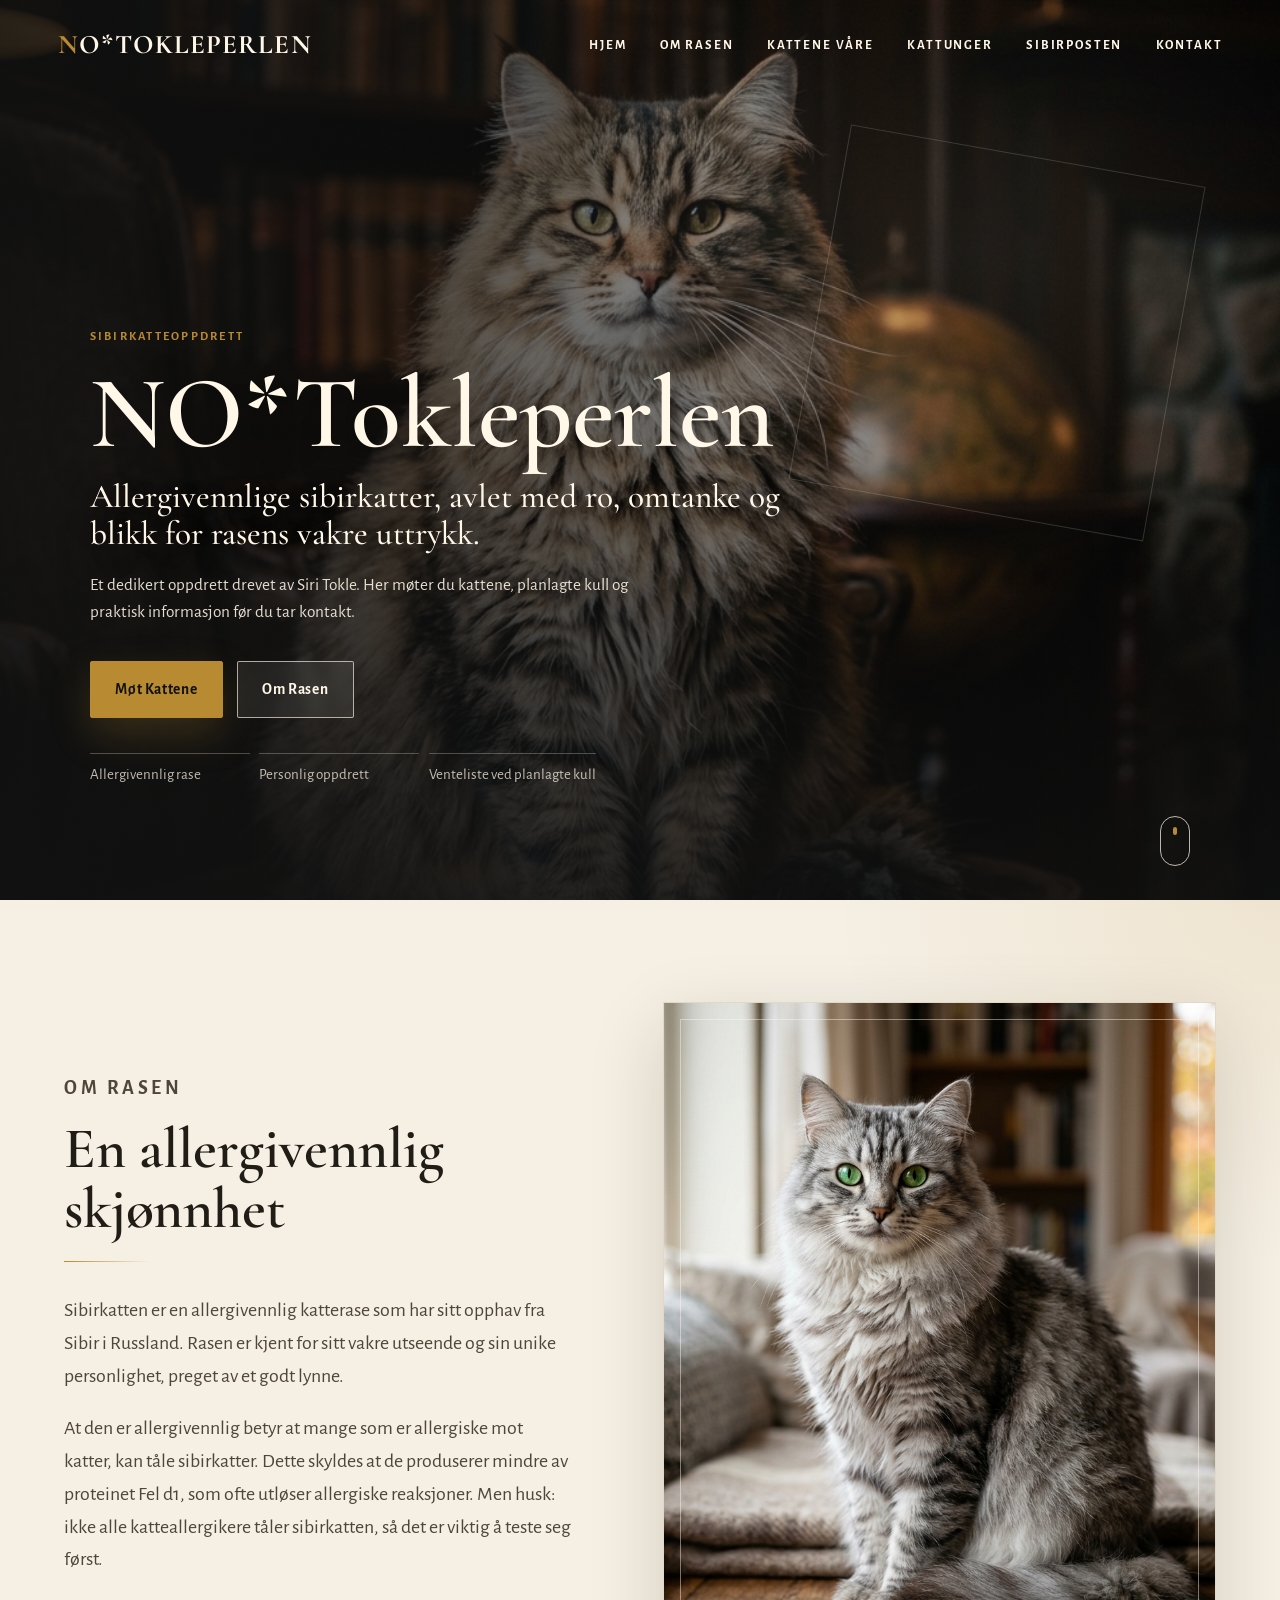
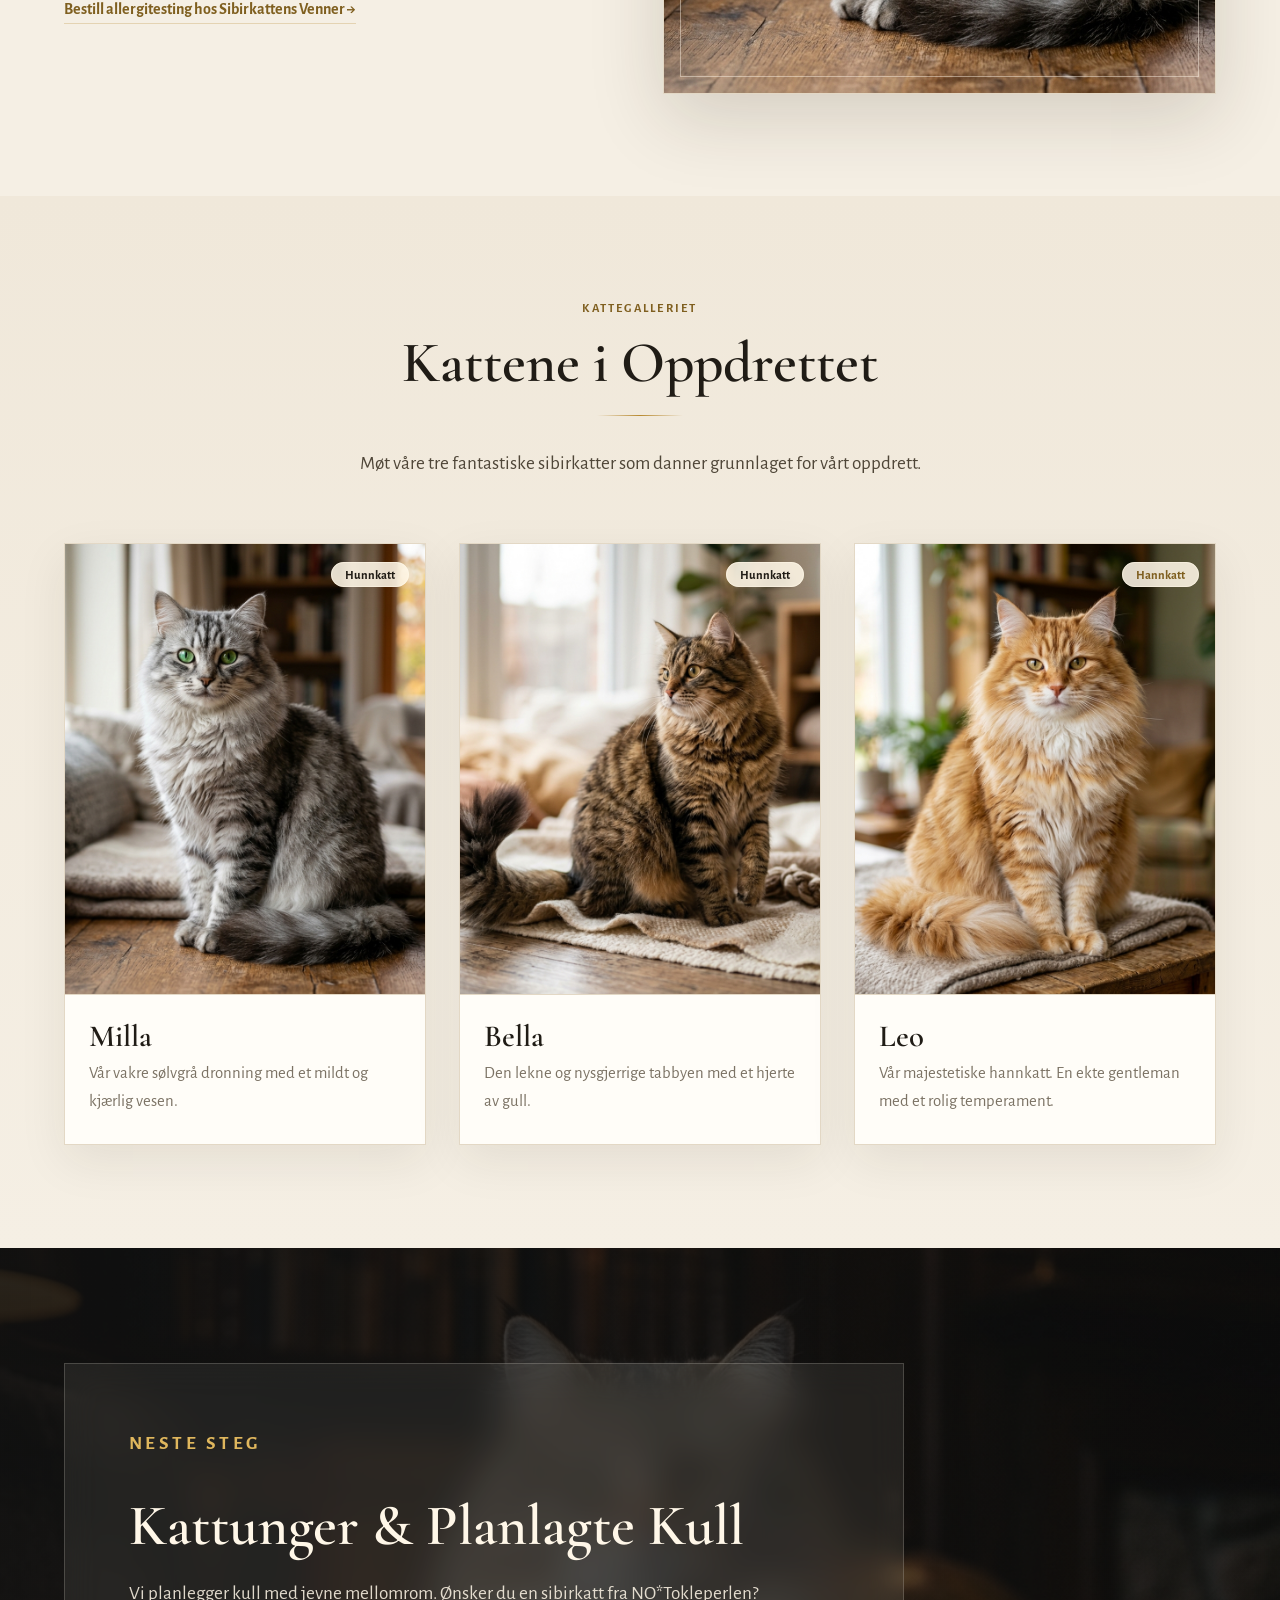
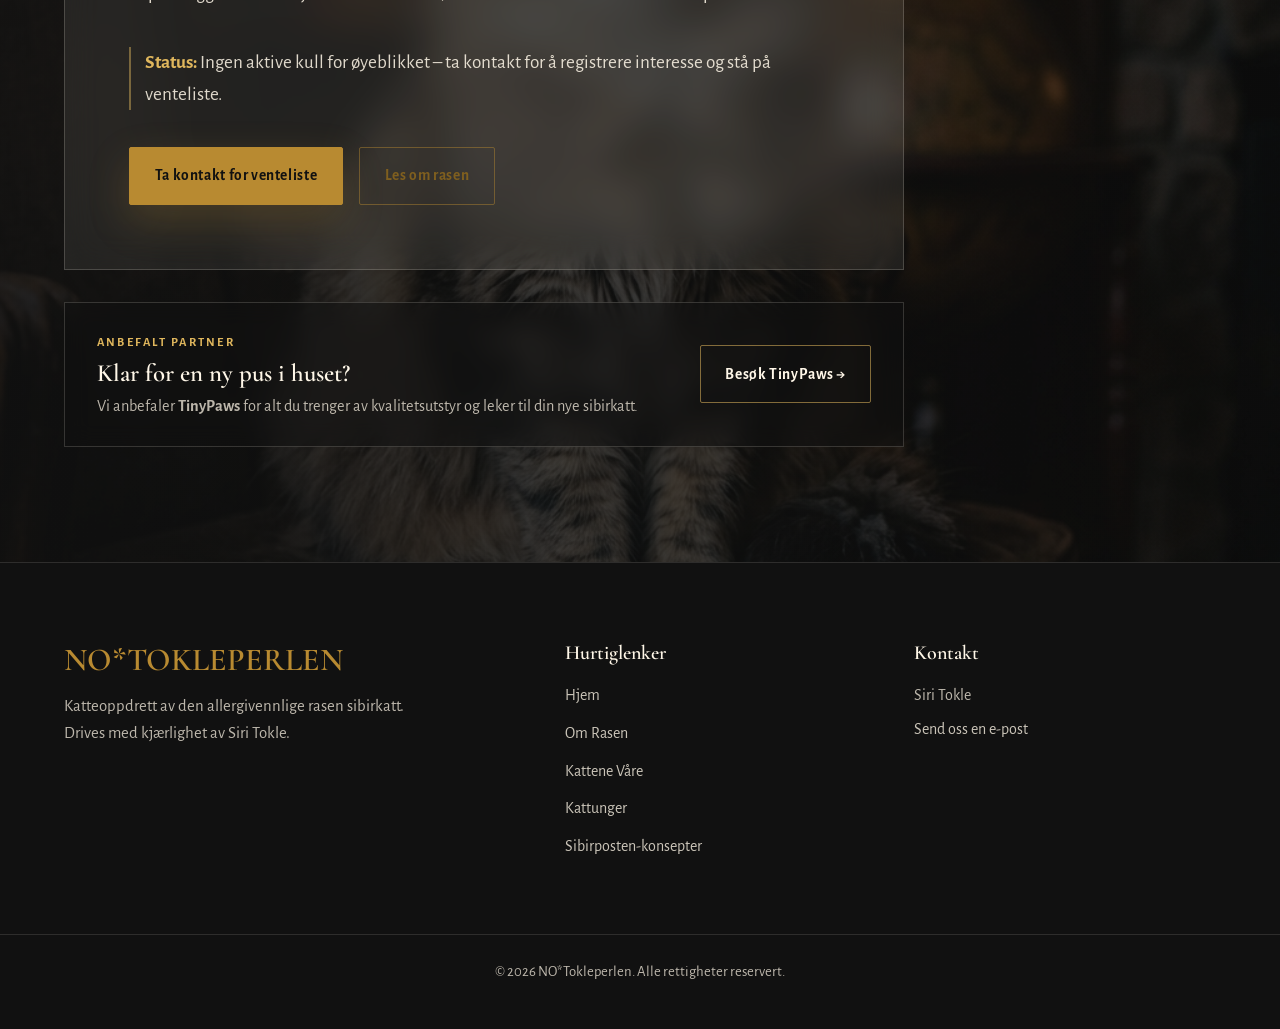
<file: index.html>
<!DOCTYPE html>
<html lang="no">
<head>
    <meta name="robots" content="noindex, nofollow">
    <meta charset="UTF-8">
    <meta name="viewport" content="width=device-width, initial-scale=1.0">
    <title>NO*TOKLEPERLEN - Sibirkatteoppdrett</title>
    <meta name="description" content="NO*Tokleperlen – Sibirkatteoppdrett av Siri Tokle. Allergivennlige sibirkatter avlet med kjærlighet, ro og omtanke for rasens vakre uttrykk.">
    <meta property="og:title" content="NO*TOKLEPERLEN – Sibirkatteoppdrett">
    <meta property="og:description" content="Allergivennlige sibirkatter fra et dedikert personlig oppdrett i Norge.">
    <meta property="og:type" content="website">
    <link rel="icon" href="data:image/svg+xml,<svg xmlns='http://www.w3.org/2000/svg' viewBox='0 0 100 100'><rect width='100' height='100' fill='%23201c16'/><text x='50%25' y='60%25' dominant-baseline='middle' text-anchor='middle' font-family='Georgia,serif' font-size='56' font-weight='bold' fill='%23b88a31'>T</text></svg>">
    <link rel="preload" as="image" href="assets/hero.jpg">
    <link rel="preconnect" href="https://fonts.googleapis.com">
    <link rel="preconnect" href="https://fonts.gstatic.com" crossorigin>
    <link href="https://fonts.googleapis.com/css2?family=Alegreya+Sans:wght@400;500;700&family=Cormorant+Garamond:wght@500;600;700&display=swap" rel="stylesheet">
    <link rel="stylesheet" href="style.css">
</head>
<body>

    <!-- Navigation -->
    <nav class="navbar">
        <div class="nav-container">
            <a href="#" class="logo">NO*TOKLEPERLEN</a>
            <div class="nav-links">
                <a href="#hjem">Hjem</a>
                <a href="#om-rasen">Om Rasen</a>
                <a href="#kattene">Kattene Våre</a>
                <a href="#kattunger">Kattunger</a>
                <a href="magazine/">Sibirposten</a>
                <a href="#kontakt">Kontakt</a>
            </div>
            <button class="mobile-menu-btn" aria-label="Meny" aria-expanded="false">
                <span></span>
                <span></span>
                <span></span>
            </button>
        </div>
    </nav>

    <!-- Mobile Menu Overlay -->
    <div class="mobile-menu" role="dialog" aria-modal="true" aria-label="Navigasjonsmeny">
        <a href="#hjem">Hjem</a>
        <a href="#om-rasen">Om Rasen</a>
        <a href="#kattene">Kattene Våre</a>
        <a href="#kattunger">Kattunger</a>
        <a href="magazine/">Sibirposten</a>
        <a href="#kontakt">Kontakt</a>
    </div>

    <!-- Hero Section -->
    <section id="hjem" class="hero">
        <div class="hero-bg"></div>
        <div class="hero-overlay"></div>
        <div class="hero-content reveal">
            <p class="eyebrow">Sibirkatteoppdrett</p>
            <h1>NO*Tokleperlen</h1>
            <p class="subtitle">Allergivennlige sibirkatter, avlet med ro, omtanke og blikk for rasens vakre uttrykk.</p>
            <p class="hero-desc">Et dedikert oppdrett drevet av Siri Tokle. Her møter du kattene, planlagte kull og praktisk informasjon før du tar kontakt.</p>
            <div class="hero-buttons">
                <a href="#kattene" class="btn btn-primary">Møt Kattene</a>
                <a href="#om-rasen" class="btn btn-secondary">Om Rasen</a>
            </div>
            <div class="hero-notes" aria-label="Kort informasjon">
                <span>Allergivennlig rase</span>
                <span>Personlig oppdrett</span>
                <span>Venteliste ved planlagte kull</span>
            </div>
        </div>
        <div class="scroll-indicator">
            <div class="mouse"></div>
        </div>
    </section>

    <!-- About Breed Section -->
    <section id="om-rasen" class="section about-breed">
        <div class="container grid-2">
            <div class="about-content reveal-left">
                <p class="section-kicker">Om rasen</p>
                <h2>En allergivennlig skjønnhet</h2>
                <div class="divider"></div>
                <p>Sibirkatten er en allergivennlig katterase som har sitt opphav fra Sibir i Russland. Rasen er kjent for sitt vakre utseende og sin unike personlighet, preget av et godt lynne.</p>
                <p>At den er allergivennlig betyr at mange som er allergiske mot katter, kan tåle sibirkatter. Dette skyldes at de produserer mindre av proteinet Fel d1, som ofte utløser allergiske reaksjoner. Men husk: ikke alle katteallergikere tåler sibirkatten, så det er viktig å teste seg først.</p>
                <a href="https://www.sibirkattensvenner.no/?page_id=85" target="_blank" rel="noopener noreferrer" class="text-link">Bestill allergitesting hos Sibirkattens Venner &rarr;</a>
            </div>
            <div class="about-image reveal-right">
                <div class="image-wrapper">
                    <img src="assets/female1.jpg" alt="Sibirkatt med tett og vakker pels" loading="lazy" decoding="async">
                </div>
            </div>
        </div>
    </section>

    <!-- Our Cats Section -->
    <section id="kattene" class="section our-cats bg-darker">
        <div class="container text-center">
            <p class="section-kicker reveal-up">Kattegalleriet</p>
            <h2 class="reveal-up">Kattene i Oppdrettet</h2>
            <div class="divider center"></div>
            <p class="section-subtitle reveal-up">Møt våre tre fantastiske sibirkatter som danner grunnlaget for vårt oppdrett.</p>
            
            <div class="cat-grid">
                <!-- Cat 1 -->
                <div class="cat-card reveal-up">
                    <div class="cat-image">
                        <img src="assets/female1.jpg" alt="Milla – sølvgrå sibirkatt, hunnkatt" loading="lazy" decoding="async">
                        <div class="cat-overlay">
                            <span class="cat-gender">Hunnkatt</span>
                        </div>
                    </div>
                    <div class="cat-info">
                        <h3>Milla</h3>
                        <p>Vår vakre sølvgrå dronning med et mildt og kjærlig vesen.</p>
                    </div>
                </div>

                <!-- Cat 2 -->
                <div class="cat-card reveal-up">
                    <div class="cat-image">
                        <img src="assets/female2.jpg" alt="Bella – tabby sibirkatt, hunnkatt" loading="lazy" decoding="async">
                        <div class="cat-overlay">
                            <span class="cat-gender">Hunnkatt</span>
                        </div>
                    </div>
                    <div class="cat-info">
                        <h3>Bella</h3>
                        <p>Den lekne og nysgjerrige tabbyen med et hjerte av gull.</p>
                    </div>
                </div>

                <!-- Cat 3 -->
                <div class="cat-card reveal-up">
                    <div class="cat-image">
                        <img src="assets/male.jpg" alt="Leo – majestetisk sibirkatt, hannkatt" loading="lazy" decoding="async">
                        <div class="cat-overlay">
                            <span class="cat-gender male">Hannkatt</span>
                        </div>
                    </div>
                    <div class="cat-info">
                        <h3>Leo</h3>
                        <p>Vår majestetiske hannkatt. En ekte gentleman med et rolig temperament.</p>
                    </div>
                </div>
            </div>
        </div>
    </section>

    <!-- Kittens Section -->
    <section id="kattunger" class="section kittens">
        <div class="container">
            <div class="cta-box reveal-up">
                <p class="section-kicker">Neste steg</p>
                <h2>Kattunger & Planlagte Kull</h2>
                <p>Vi planlegger kull med jevne mellomrom. Ønsker du en sibirkatt fra NO*Tokleperlen?</p>
                <p class="status-line"><strong>Status:</strong> Ingen aktive kull for øyeblikket – ta kontakt for å registrere interesse og stå på venteliste.</p>
                <div class="cta-buttons">
                    <a href="#kontakt" class="btn btn-primary">Ta kontakt for venteliste</a>
                    <a href="https://www.sibirkattensvenner.no/" target="_blank" rel="noopener noreferrer" class="btn btn-outline">Les om rasen</a>
                </div>
            </div>

            <!-- Subtle Partner / Advertisement Section -->
            <div class="partner-ad reveal-up" style="transition-delay: 200ms;">
                <div class="partner-content">
                    <span class="partner-badge">Anbefalt Partner</span>
                    <h3>Klar for en ny pus i huset?</h3>
                    <p>Vi anbefaler <strong>TinyPaws</strong> for alt du trenger av kvalitetsutstyr og leker til din nye sibirkatt.</p>
                </div>
                <div class="partner-cta">
                    <a href="https://tinypaws.no/?utm_source=tokleperlen&utm_medium=website&utm_campaign=partner_ad" target="_blank" rel="noopener noreferrer" class="btn btn-outline track-ad-click" data-ad-name="TinyPaws">
                        Besøk TinyPaws &rarr;
                    </a>
                </div>
            </div>
        </div>
    </section>

    <!-- Footer -->
    <footer id="kontakt" class="footer">
        <div class="container grid-3">
            <div class="footer-brand">
                <h3>NO*TOKLEPERLEN</h3>
                <p>Katteoppdrett av den allergivennlige rasen sibirkatt. Drives med kjærlighet av Siri Tokle.</p>
            </div>
            <div class="footer-links">
                <h4>Hurtiglenker</h4>
                <ul>
                    <li><a href="#hjem">Hjem</a></li>
                    <li><a href="#om-rasen">Om Rasen</a></li>
                    <li><a href="#kattene">Kattene Våre</a></li>
                    <li><a href="#kattunger">Kattunger</a></li>
                    <li><a href="magazine/">Sibirposten-konsepter</a></li>
                </ul>
            </div>
            <div class="footer-contact">
                <h4>Kontakt</h4>
                <p>Siri Tokle</p>
                <p><a href="mailto:post@tokleperlen.no">Send oss en e-post</a></p>
            </div>
        </div>
        <div class="footer-bottom">
            <div class="container">
                <p>&copy; 2026 NO*Tokleperlen. Alle rettigheter reservert.</p>
            </div>
        </div>
    </footer>

    <script src="main.js"></script>
</body>
</html>
</file>
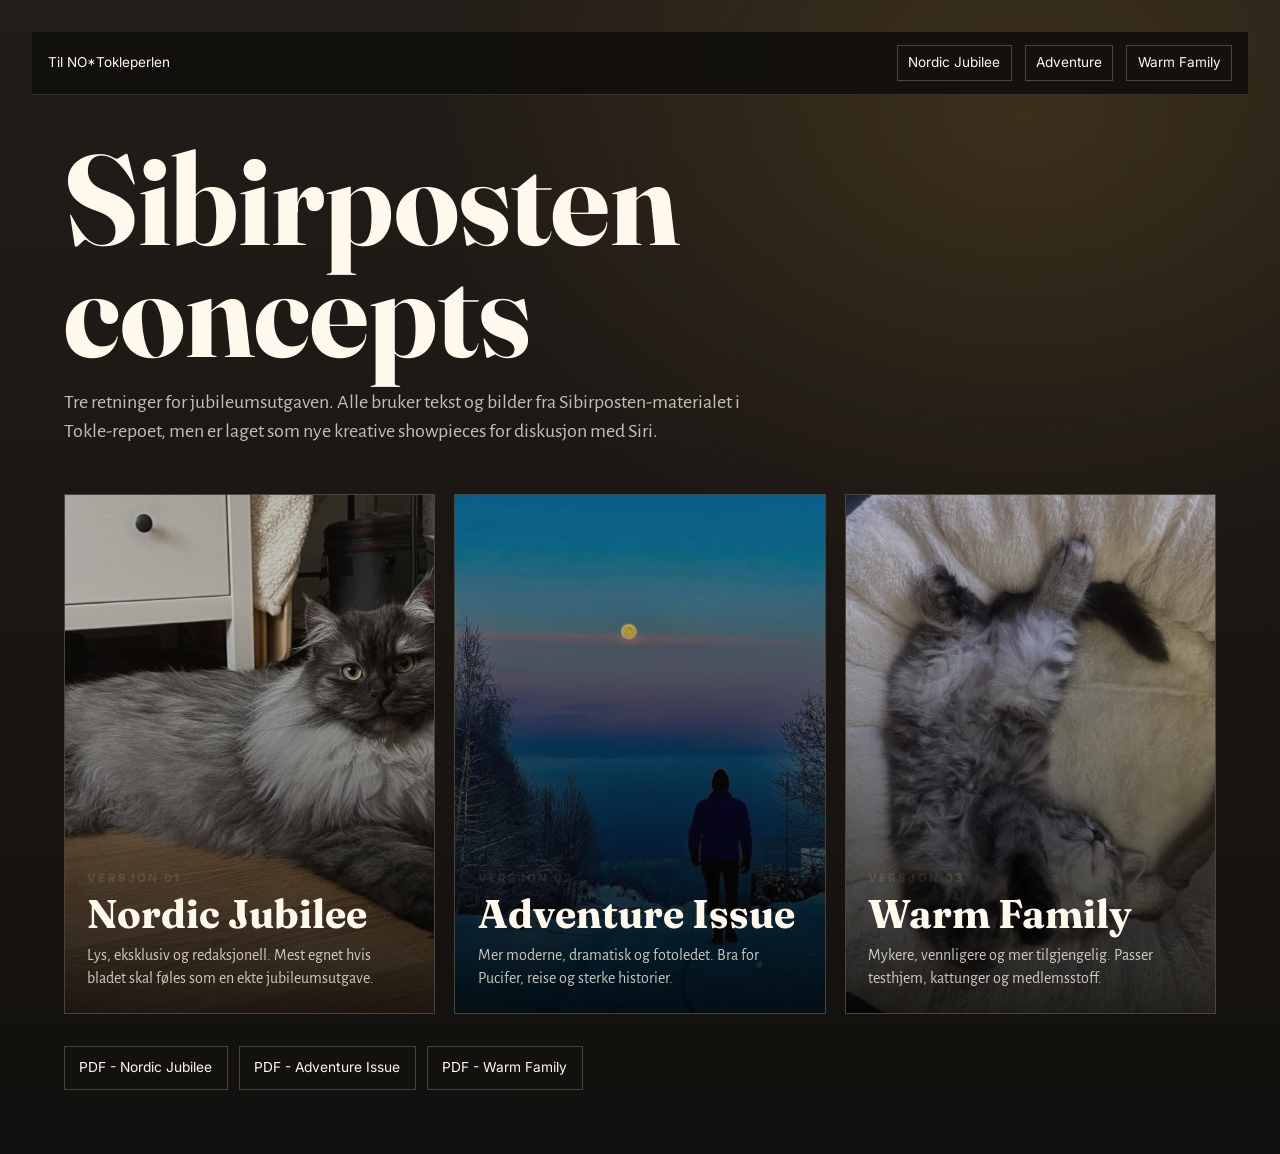
<file: magazine/index.html>
<!DOCTYPE html>
<html lang="no">
<head>
    <meta name="robots" content="noindex, nofollow">
    <meta charset="UTF-8">
    <meta name="viewport" content="width=device-width, initial-scale=1.0">
    <title>Sibirposten - magasin konsepter</title>
    <link rel="stylesheet" href="magazine.css">
</head>
<body>
    <main class="showcase">
        <div class="toolbar" style="position:static;margin:-2rem -2rem 0;">
            <a href="../index.html">Til NO*Tokleperlen</a>
            <div class="toolbar__links">
                <a href="classic.html">Nordic Jubilee</a>
                <a href="adventure.html">Adventure</a>
                <a href="family.html">Warm Family</a>
            </div>
        </div>

        <h1>Sibirposten concepts</h1>
        <p class="showcase__lead">Tre retninger for jubileumsutgaven. Alle bruker tekst og bilder fra Sibirposten-materialet i Tokle-repoet, men er laget som nye kreative showpieces for diskusjon med Siri.</p>

        <section class="concept-grid" aria-label="Magazine concept versions">
            <a class="concept-card" href="classic.html">
                <img src="assets/siberian-profile.jpg" alt="">
                <span>Versjon 01</span>
                <div class="concept-card__body">
                    <h2>Nordic Jubilee</h2>
                    <p>Lys, eksklusiv og redaksjonell. Mest egnet hvis bladet skal føles som en ekte jubileumsutgave.</p>
                </div>
            </a>
            <a class="concept-card" href="adventure.html">
                <img src="assets/pucifer-winter.jpg" alt="">
                <span>Versjon 02</span>
                <div class="concept-card__body">
                    <h2>Adventure Issue</h2>
                    <p>Mer moderne, dramatisk og fotoledet. Bra for Pucifer, reise og sterke historier.</p>
                </div>
            </a>
            <a class="concept-card" href="family.html">
                <img src="assets/kitten-sleep.jpg" alt="">
                <span>Versjon 03</span>
                <div class="concept-card__body">
                    <h2>Warm Family</h2>
                    <p>Mykere, vennligere og mer tilgjengelig. Passer testhjem, kattunger og medlemsstoff.</p>
                </div>
            </a>
        </section>

        <div class="pdf-links">
            <a href="../output/pdf/sibirposten-nordic-jubilee.pdf">PDF - Nordic Jubilee</a>
            <a href="../output/pdf/sibirposten-adventure-issue.pdf">PDF - Adventure Issue</a>
            <a href="../output/pdf/sibirposten-warm-family.pdf">PDF - Warm Family</a>
        </div>
    </main>
</body>
</html>
</file>
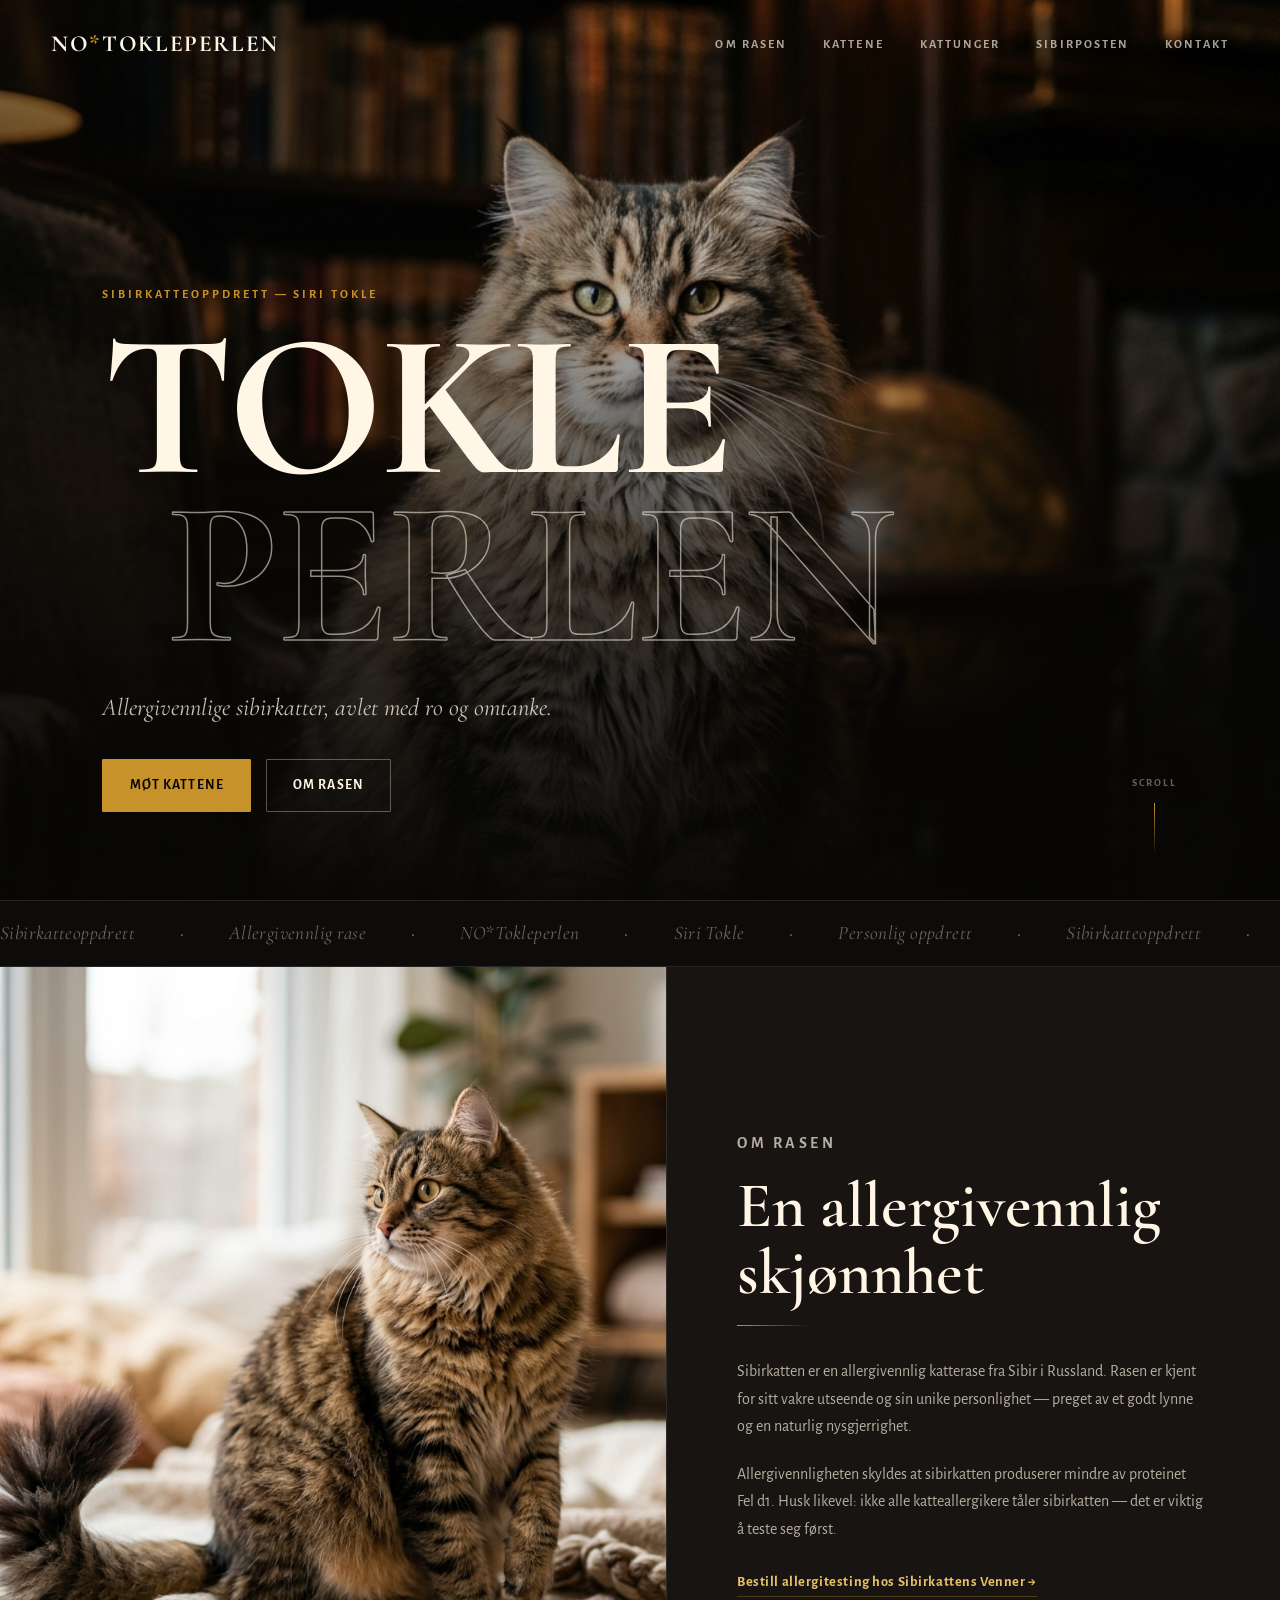
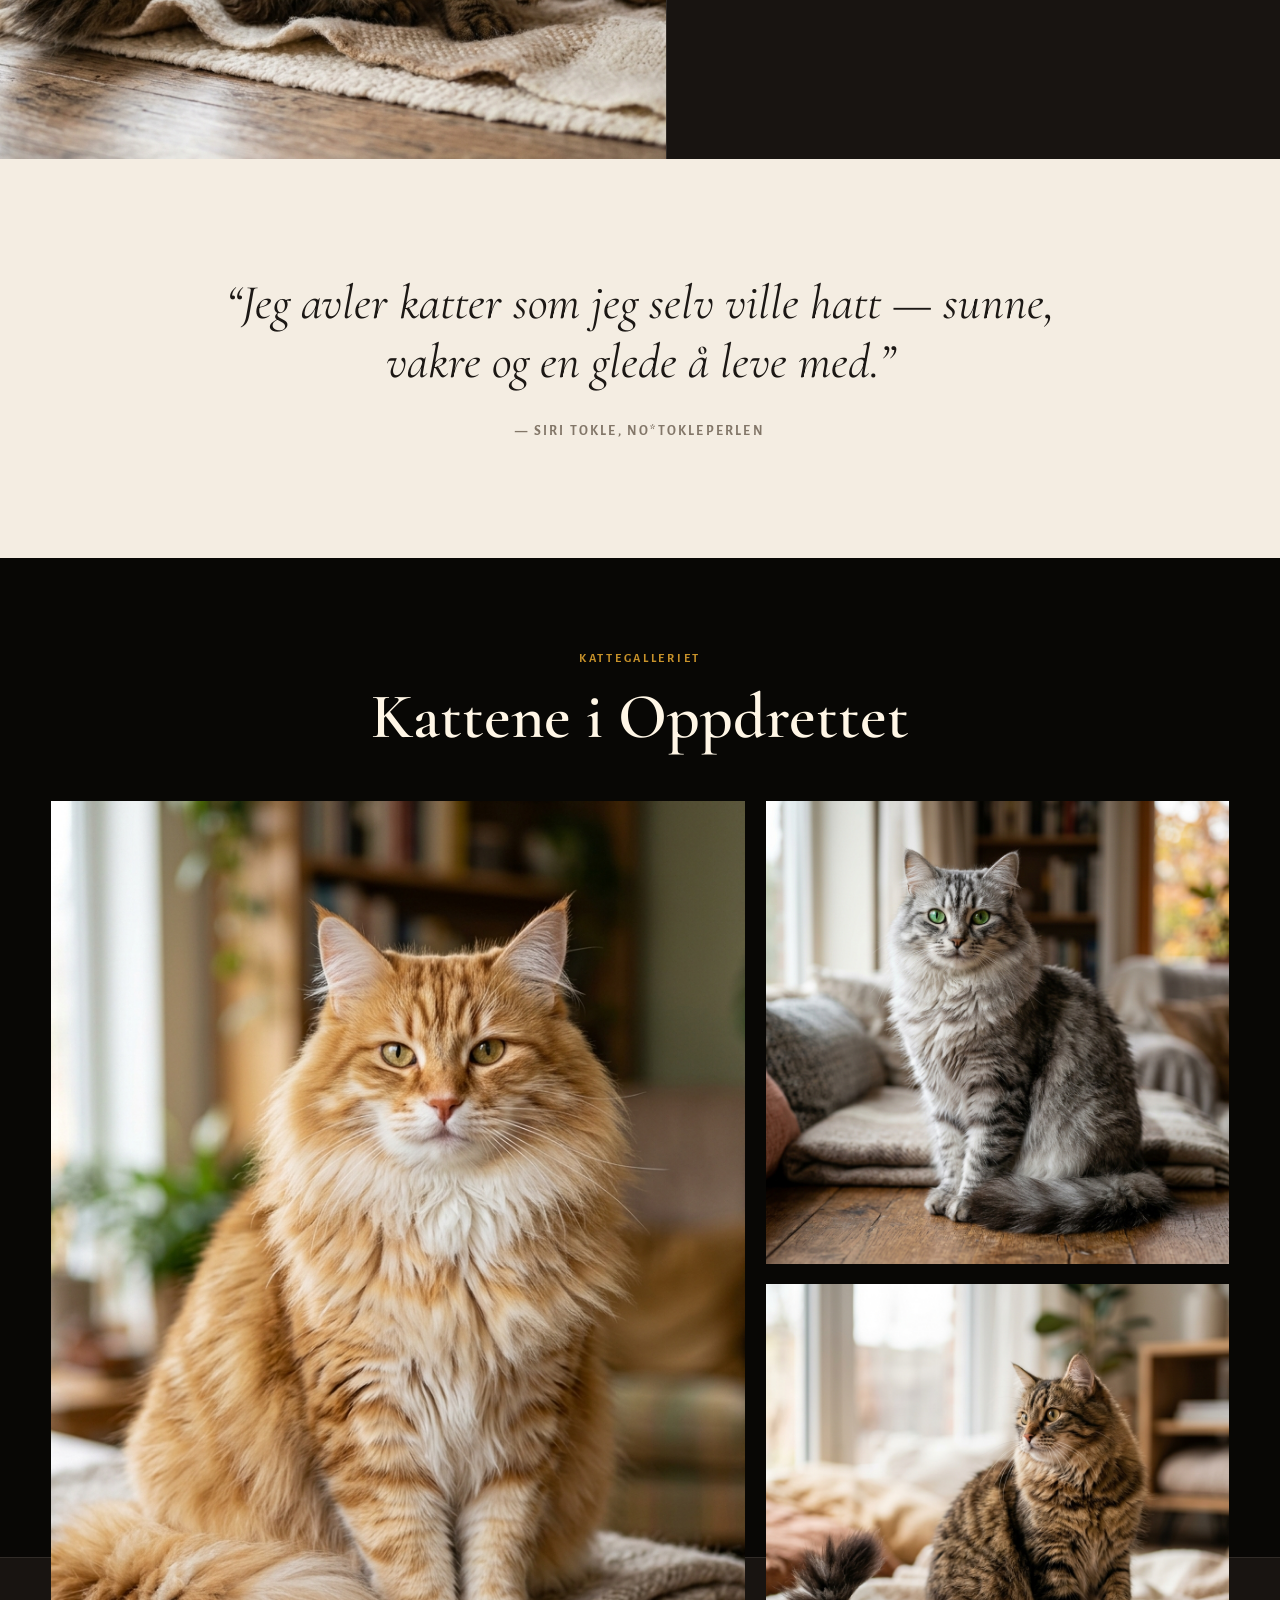
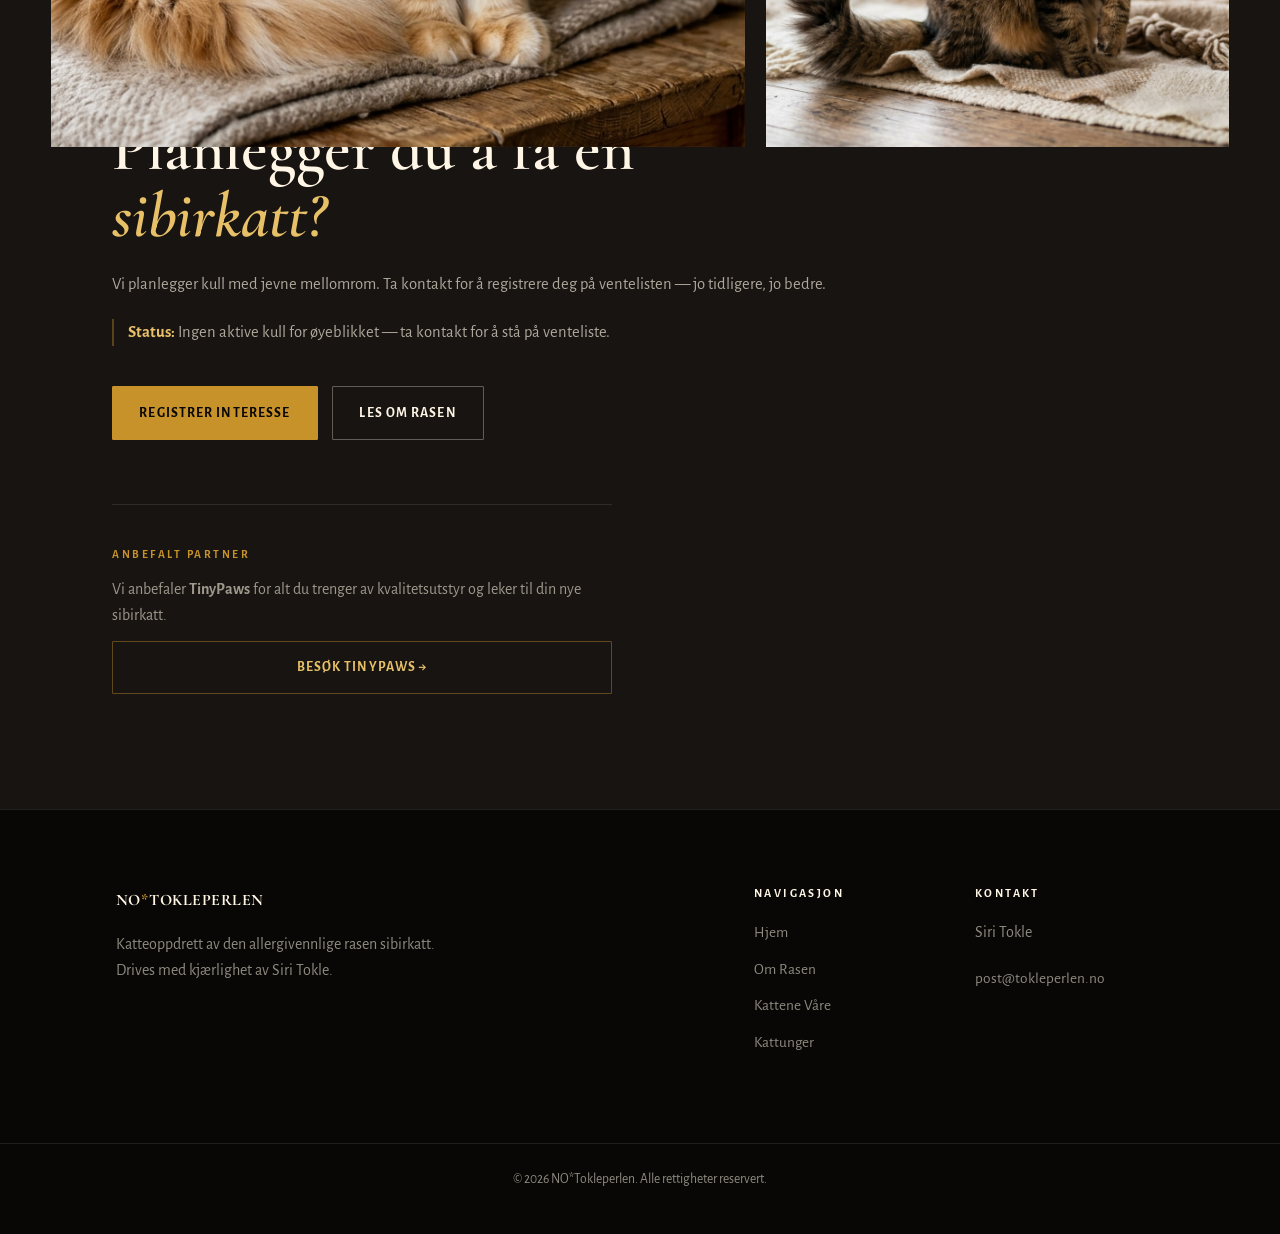
<file: index2.html>
<!DOCTYPE html>
<html lang="no">
<head>
    <meta name="robots" content="noindex, nofollow">
    <meta charset="UTF-8">
    <meta name="viewport" content="width=device-width, initial-scale=1.0">
    <title>NO*TOKLEPERLEN — Sibirkatteoppdrett</title>
    <meta name="description" content="NO*Tokleperlen – Sibirkatteoppdrett av Siri Tokle. Allergivennlige sibirkatter avlet med kjærlighet, ro og omtanke for rasens vakre uttrykk.">
    <meta property="og:title" content="NO*TOKLEPERLEN — Sibirkatteoppdrett">
    <meta property="og:description" content="Allergivennlige sibirkatter fra et dedikert personlig oppdrett i Norge.">
    <meta property="og:type" content="website">
    <link rel="icon" href="data:image/svg+xml,<svg xmlns='http://www.w3.org/2000/svg' viewBox='0 0 100 100'><rect width='100' height='100' fill='%230c0a08'/><text x='50%25' y='60%25' dominant-baseline='middle' text-anchor='middle' font-family='Georgia,serif' font-size='56' font-weight='bold' fill='%23c8922a'>T</text></svg>">
    <link rel="preload" as="image" href="assets/hero.jpg">
    <link rel="preconnect" href="https://fonts.googleapis.com">
    <link rel="preconnect" href="https://fonts.gstatic.com" crossorigin>
    <link href="https://fonts.googleapis.com/css2?family=Alegreya+Sans:ital,wght@0,400;0,500;0,700;1,400&family=Cormorant+Garamond:ital,wght@0,500;0,600;0,700;1,400;1,500;1,600&display=swap" rel="stylesheet">
    <link rel="stylesheet" href="style2.css">
</head>
<body>

    <!-- Navigation -->
    <nav class="navbar">
        <div class="nav-container">
            <a href="#" class="logo">NO<span class="logo-star">*</span>TOKLEPERLEN</a>
            <div class="nav-links">
                <a href="#om-rasen">Om Rasen</a>
                <a href="#kattene">Kattene</a>
                <a href="#kattunger">Kattunger</a>
                <a href="magazine/">Sibirposten</a>
                <a href="#kontakt">Kontakt</a>
            </div>
            <button class="mobile-menu-btn" aria-label="Meny" aria-expanded="false">
                <span></span>
                <span></span>
                <span></span>
            </button>
        </div>
    </nav>

    <!-- Mobile Menu -->
    <div class="mobile-menu" role="dialog" aria-modal="true" aria-label="Navigasjonsmeny">
        <a href="#om-rasen">Om Rasen</a>
        <a href="#kattene">Kattene</a>
        <a href="#kattunger">Kattunger</a>
        <a href="magazine/">Sibirposten</a>
        <a href="#kontakt">Kontakt</a>
    </div>

    <!-- Hero -->
    <section id="hjem" class="hero">
        <div class="hero-bg"></div>
        <div class="hero-overlay"></div>

        <div class="hero-inner">
            <p class="hero-eyebrow reveal">Sibirkatteoppdrett &mdash; Siri Tokle</p>
            <div class="hero-display reveal">
                <span class="hero-word solid">TOKLE</span>
                <span class="hero-word outline">PERLEN</span>
            </div>
            <p class="hero-sub reveal">Allergivennlige sibirkatter, avlet med ro og omtanke.</p>
            <div class="hero-cta reveal">
                <a href="#kattene" class="btn btn-gold">Møt kattene</a>
                <a href="#om-rasen" class="btn btn-ghost">Om rasen</a>
            </div>
        </div>

        <div class="scroll-cue" aria-hidden="true">
            <span>Scroll</span>
            <div class="scroll-line"></div>
        </div>
    </section>

    <!-- Ticker strip -->
    <div class="ticker" aria-hidden="true">
        <div class="ticker-track">
            <span>Sibirkatteoppdrett</span>
            <span class="ticker-dot">&middot;</span>
            <span>Allergivennlig rase</span>
            <span class="ticker-dot">&middot;</span>
            <span>NO*Tokleperlen</span>
            <span class="ticker-dot">&middot;</span>
            <span>Siri Tokle</span>
            <span class="ticker-dot">&middot;</span>
            <span>Personlig oppdrett</span>
            <span class="ticker-dot">&middot;</span>
            <span>Sibirkatteoppdrett</span>
            <span class="ticker-dot">&middot;</span>
            <span>Allergivennlig rase</span>
            <span class="ticker-dot">&middot;</span>
            <span>NO*Tokleperlen</span>
            <span class="ticker-dot">&middot;</span>
            <span>Siri Tokle</span>
            <span class="ticker-dot">&middot;</span>
            <span>Personlig oppdrett</span>
            <span class="ticker-dot">&middot;</span>
        </div>
    </div>

    <!-- About Breed — edge-to-edge split -->
    <section id="om-rasen" class="about-split">
        <div class="about-photo">
            <img src="assets/female2.jpg" alt="Sibirkatt med fyldig, vakker pels" loading="lazy" decoding="async">
        </div>
        <div class="about-text">
            <p class="kicker reveal-up">Om rasen</p>
            <h2 class="reveal-up">En allergivennlig skjønnhet</h2>
            <div class="rule reveal-up"></div>
            <div class="reveal-up">
                <p>Sibirkatten er en allergivennlig katterase fra Sibir i Russland. Rasen er kjent for sitt vakre utseende og sin unike personlighet — preget av et godt lynne og en naturlig nysgjerrighet.</p>
                <p>Allergivennligheten skyldes at sibirkatten produserer mindre av proteinet Fel&nbsp;d1. Husk likevel: ikke alle katteallergikere tåler sibirkatten — det er viktig å teste seg først.</p>
                <a href="https://www.sibirkattensvenner.no/?page_id=85" target="_blank" rel="noopener noreferrer" class="text-link">Bestill allergitesting hos Sibirkattens Venner &rarr;</a>
            </div>
        </div>
    </section>

    <!-- Breeder Quote -->
    <section class="quote-section">
        <div class="quote-inner">
            <blockquote class="reveal-up">
                <p>&ldquo;Jeg avler katter som jeg selv ville hatt &mdash; sunne, vakre og en glede å leve med.&rdquo;</p>
                <cite>&mdash; Siri Tokle, NO*Tokleperlen</cite>
            </blockquote>
        </div>
    </section>

    <!-- Our Cats — asymmetric gallery -->
    <section id="kattene" class="cats-section">
        <div class="cats-header">
            <p class="kicker reveal-up">Kattegalleriet</p>
            <h2 class="reveal-up">Kattene i Oppdrettet</h2>
        </div>

        <div class="cats-grid">
            <!-- Featured large portrait -->
            <div class="cat-featured reveal-left">
                <div class="cat-img-wrap">
                    <img src="assets/male.jpg" alt="Leo – majestetisk sibirkatt, hannkatt" loading="lazy" decoding="async">
                    <div class="cat-caption">
                        <span class="cat-name">Leo</span>
                        <span class="cat-role">Hannkatt &middot; Stamfar</span>
                        <p>Vår majestetiske hannkatt. En ekte gentleman med et rolig temperament og en vakker brun tabby-pelskåpe.</p>
                    </div>
                </div>
            </div>

            <!-- Two stacked portraits -->
            <div class="cats-stack">
                <div class="cat-card reveal-right">
                    <div class="cat-img-wrap">
                        <img src="assets/female1.jpg" alt="Milla – sølvgrå sibirkatt, hunnkatt" loading="lazy" decoding="async">
                        <div class="cat-caption">
                            <span class="cat-name">Milla</span>
                            <span class="cat-role">Hunnkatt &middot; Avlshonn</span>
                        </div>
                    </div>
                </div>
                <div class="cat-card reveal-right">
                    <div class="cat-img-wrap">
                        <img src="assets/female2.jpg" alt="Bella – tabby sibirkatt, hunnkatt" loading="lazy" decoding="async">
                        <div class="cat-caption">
                            <span class="cat-name">Bella</span>
                            <span class="cat-role">Hunnkatt &middot; Avlshonn</span>
                        </div>
                    </div>
                </div>
            </div>
        </div>
    </section>

    <!-- Kittens CTA — dark panel -->
    <section id="kattunger" class="kittens-dark">
        <div class="kittens-inner">
            <p class="kicker reveal-up">Kattunger &amp; Kull</p>
            <h2 class="reveal-up">Planlegger du å få en<br><em>sibirkatt?</em></h2>
            <p class="reveal-up">Vi planlegger kull med jevne mellomrom. Ta kontakt for å registrere deg på ventelisten — jo tidligere, jo bedre.</p>
            <p class="status-line reveal-up"><strong>Status:</strong> Ingen aktive kull for øyeblikket &mdash; ta kontakt for å stå på venteliste.</p>
            <div class="kittens-cta reveal-up">
                <a href="#kontakt" class="btn btn-gold">Registrer interesse</a>
                <a href="https://www.sibirkattensvenner.no/" target="_blank" rel="noopener noreferrer" class="btn btn-ghost">Les om rasen</a>
            </div>

            <div class="partner reveal-up">
                <span class="partner-label">Anbefalt partner</span>
                <p>Vi anbefaler <strong>TinyPaws</strong> for alt du trenger av kvalitetsutstyr og leker til din nye sibirkatt.</p>
                <a href="https://tinypaws.no/?utm_source=tokleperlen&utm_medium=website&utm_campaign=partner_ad" target="_blank" rel="noopener noreferrer" class="btn btn-outline-gold track-ad-click" data-ad-name="TinyPaws">Besøk TinyPaws &rarr;</a>
            </div>
        </div>
    </section>

    <!-- Footer -->
    <footer id="kontakt" class="footer">
        <div class="footer-top">
            <div class="footer-brand">
                <p class="footer-name">NO<span>*</span>TOKLEPERLEN</p>
                <p>Katteoppdrett av den allergivennlige rasen sibirkatt.<br>Drives med kjærlighet av Siri Tokle.</p>
            </div>
            <div class="footer-cols">
                <div>
                    <h4>Navigasjon</h4>
                    <ul>
                        <li><a href="#hjem">Hjem</a></li>
                        <li><a href="#om-rasen">Om Rasen</a></li>
                        <li><a href="#kattene">Kattene Våre</a></li>
                        <li><a href="#kattunger">Kattunger</a></li>
                    </ul>
                </div>
                <div>
                    <h4>Kontakt</h4>
                    <p>Siri Tokle</p>
                    <a href="mailto:post@tokleperlen.no">post@tokleperlen.no</a>
                </div>
            </div>
        </div>
        <div class="footer-bottom">
            <p>&copy; 2026 NO*Tokleperlen. Alle rettigheter reservert.</p>
        </div>
    </footer>

    <script src="main.js"></script>
</body>
</html>
</file>
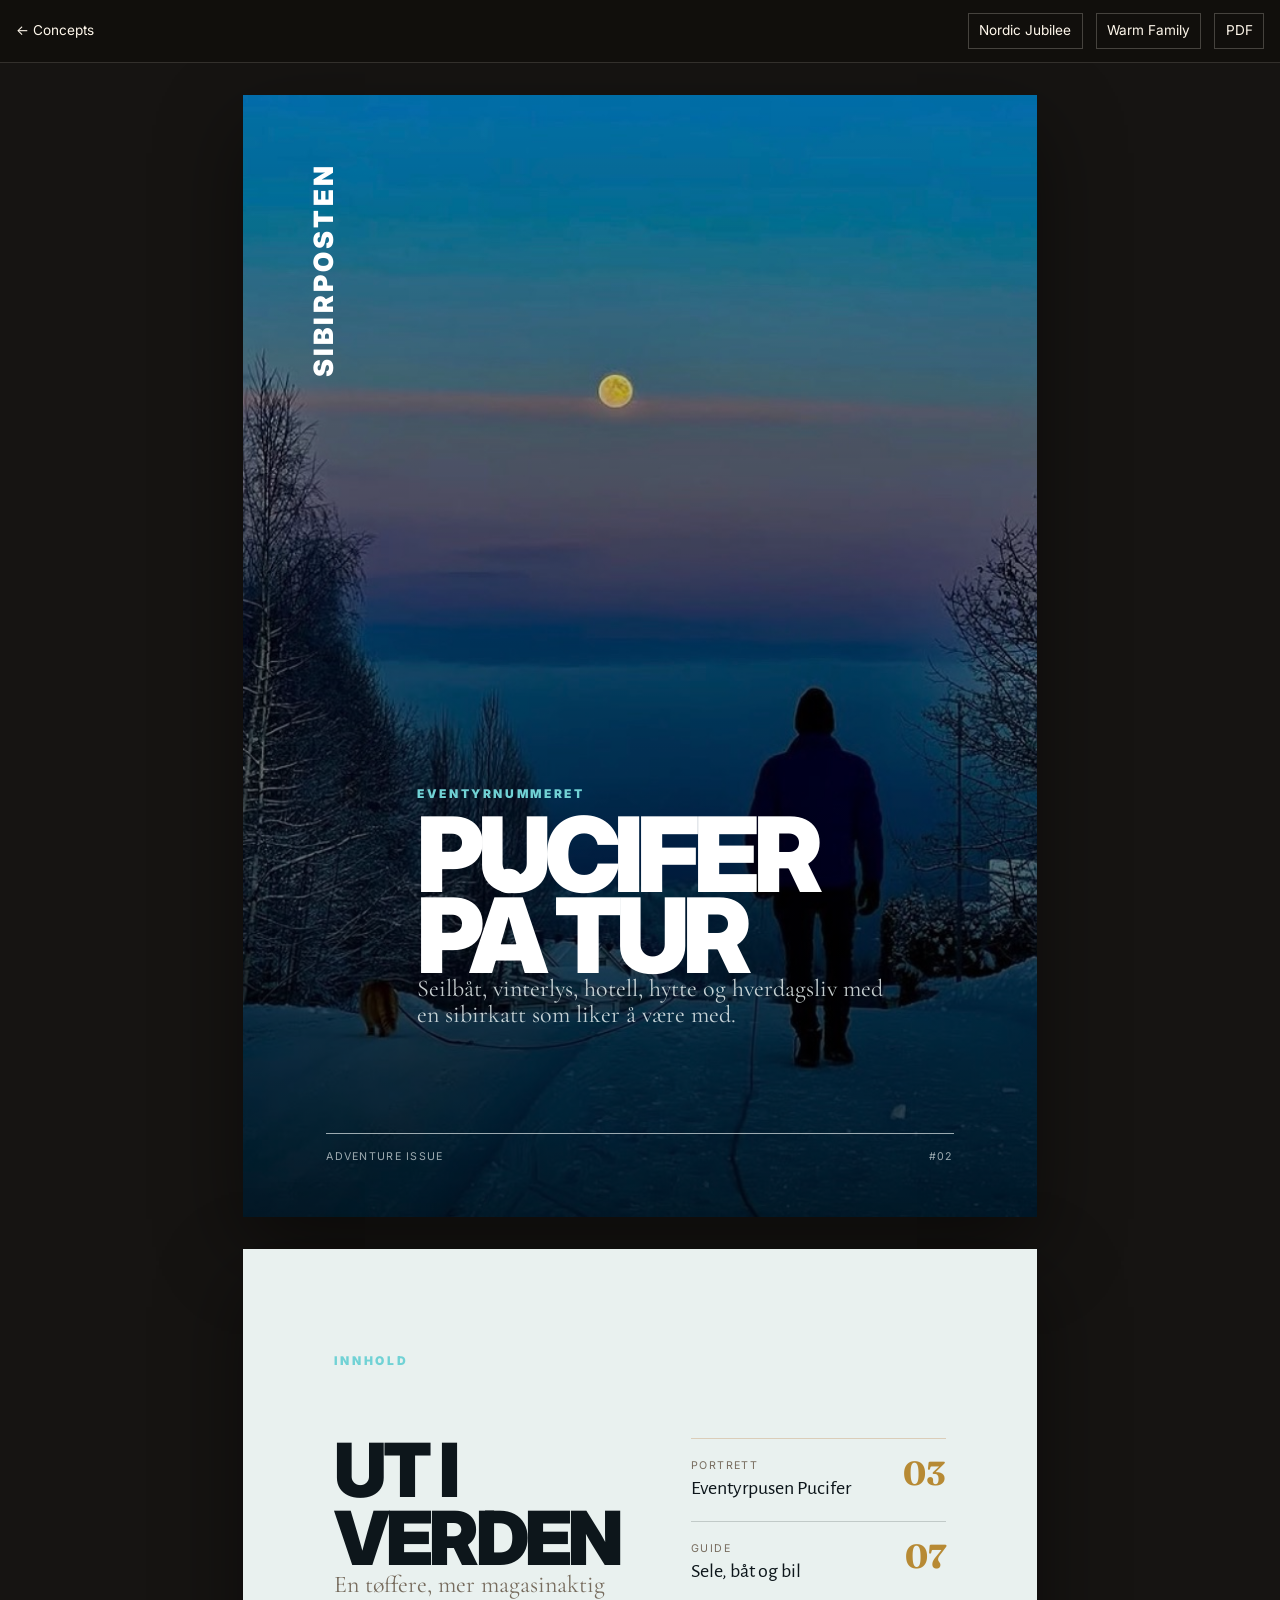
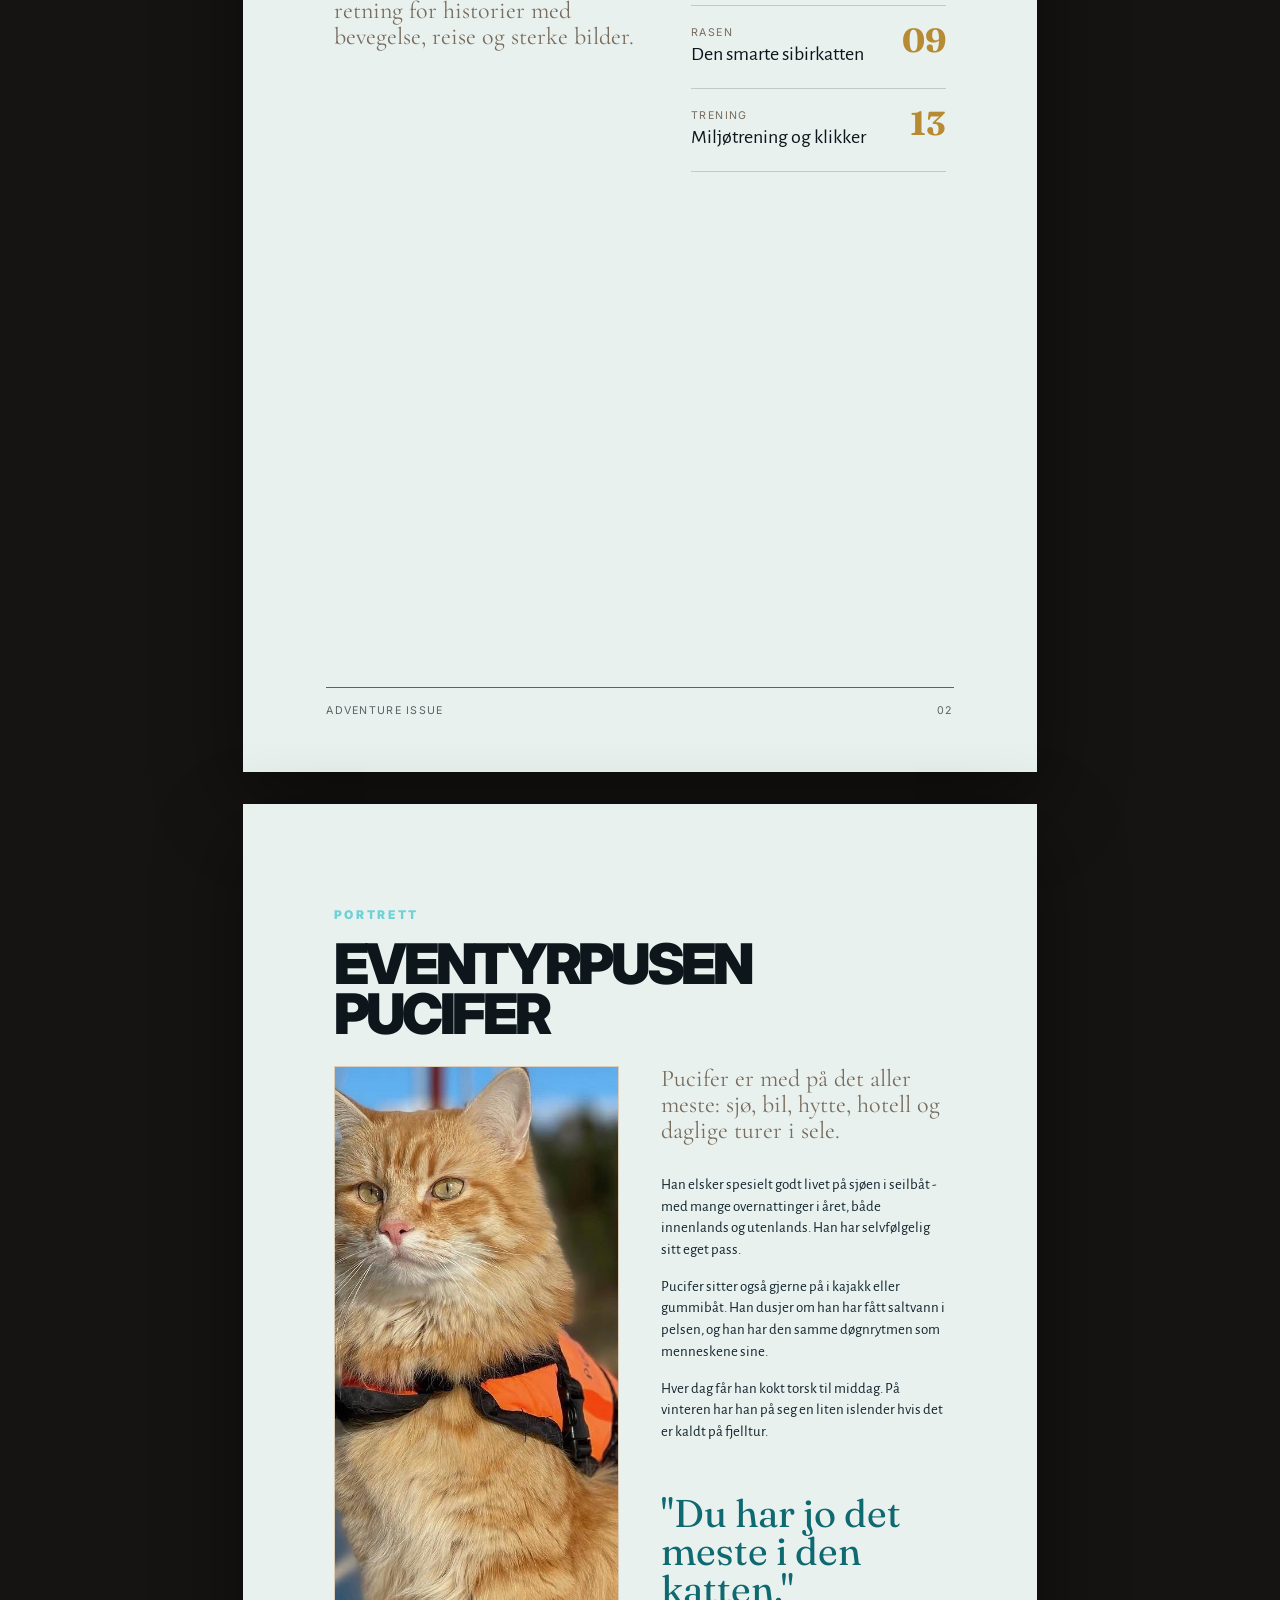
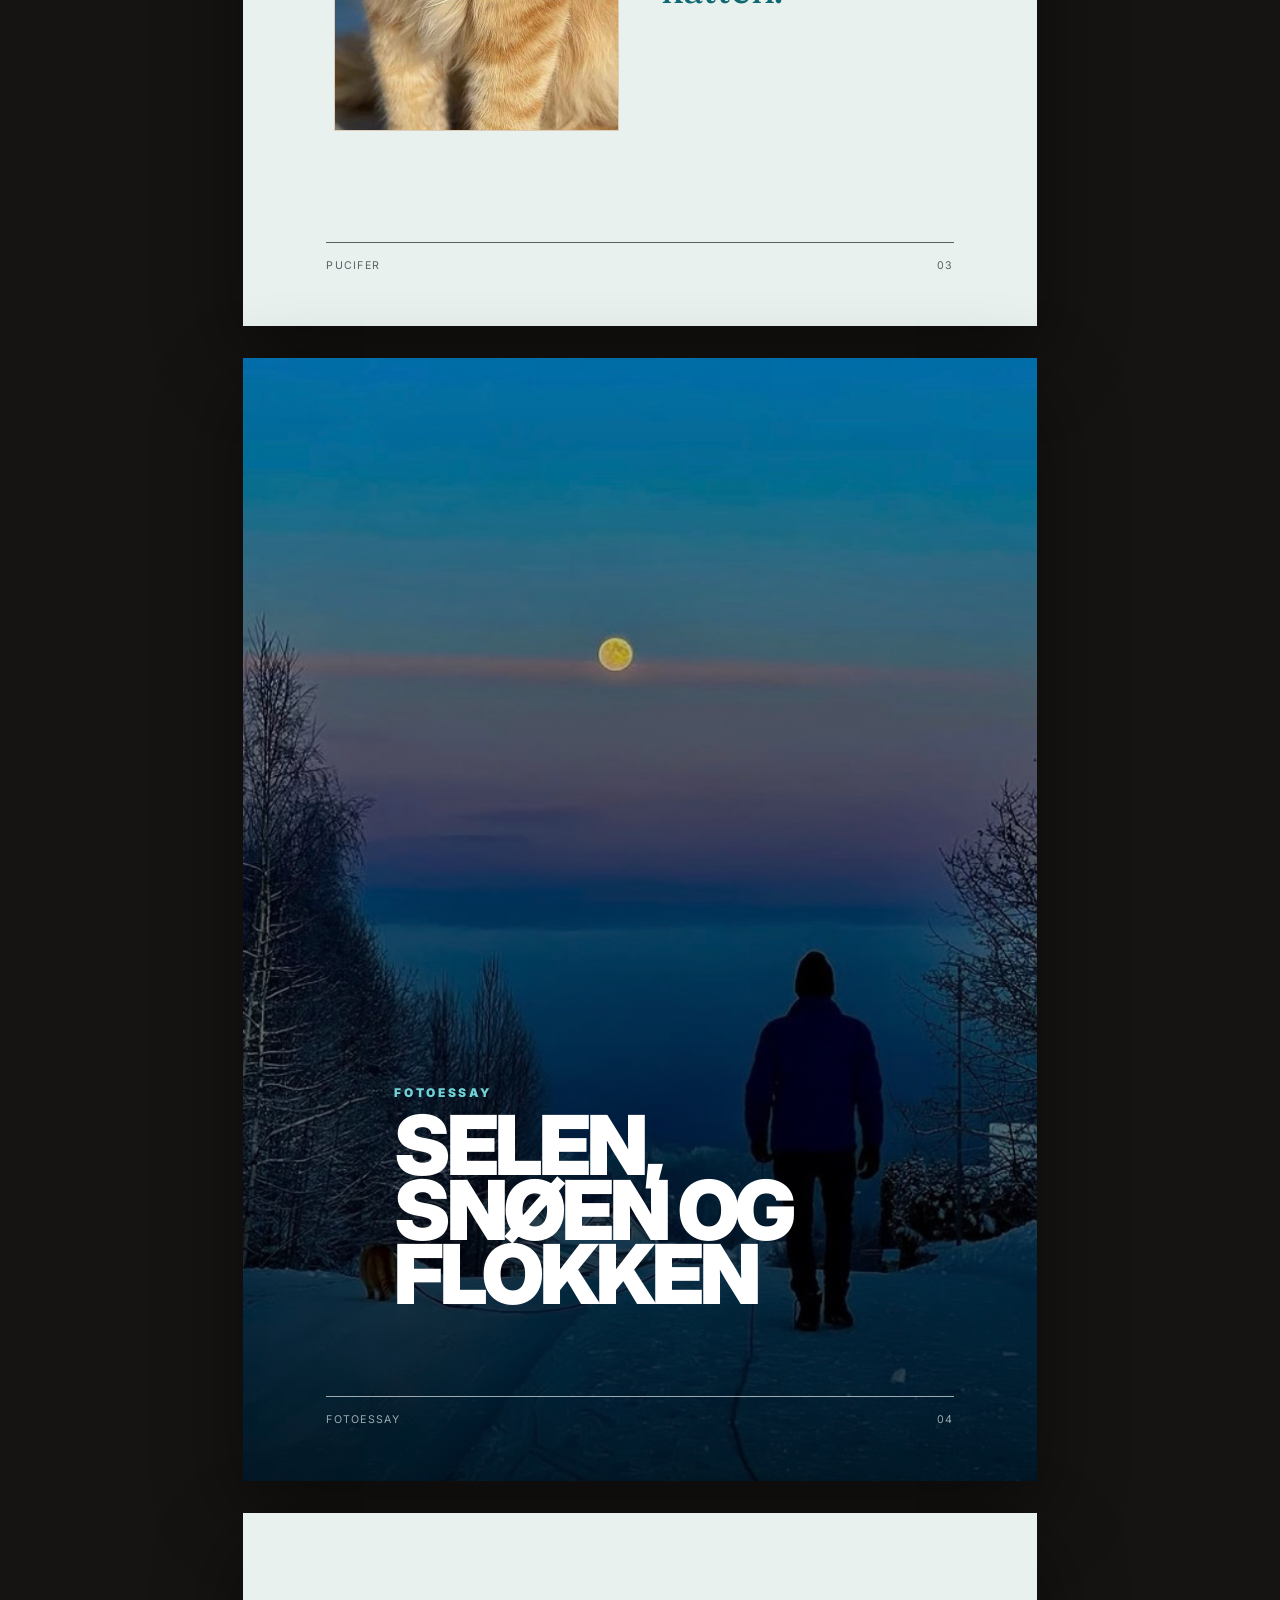
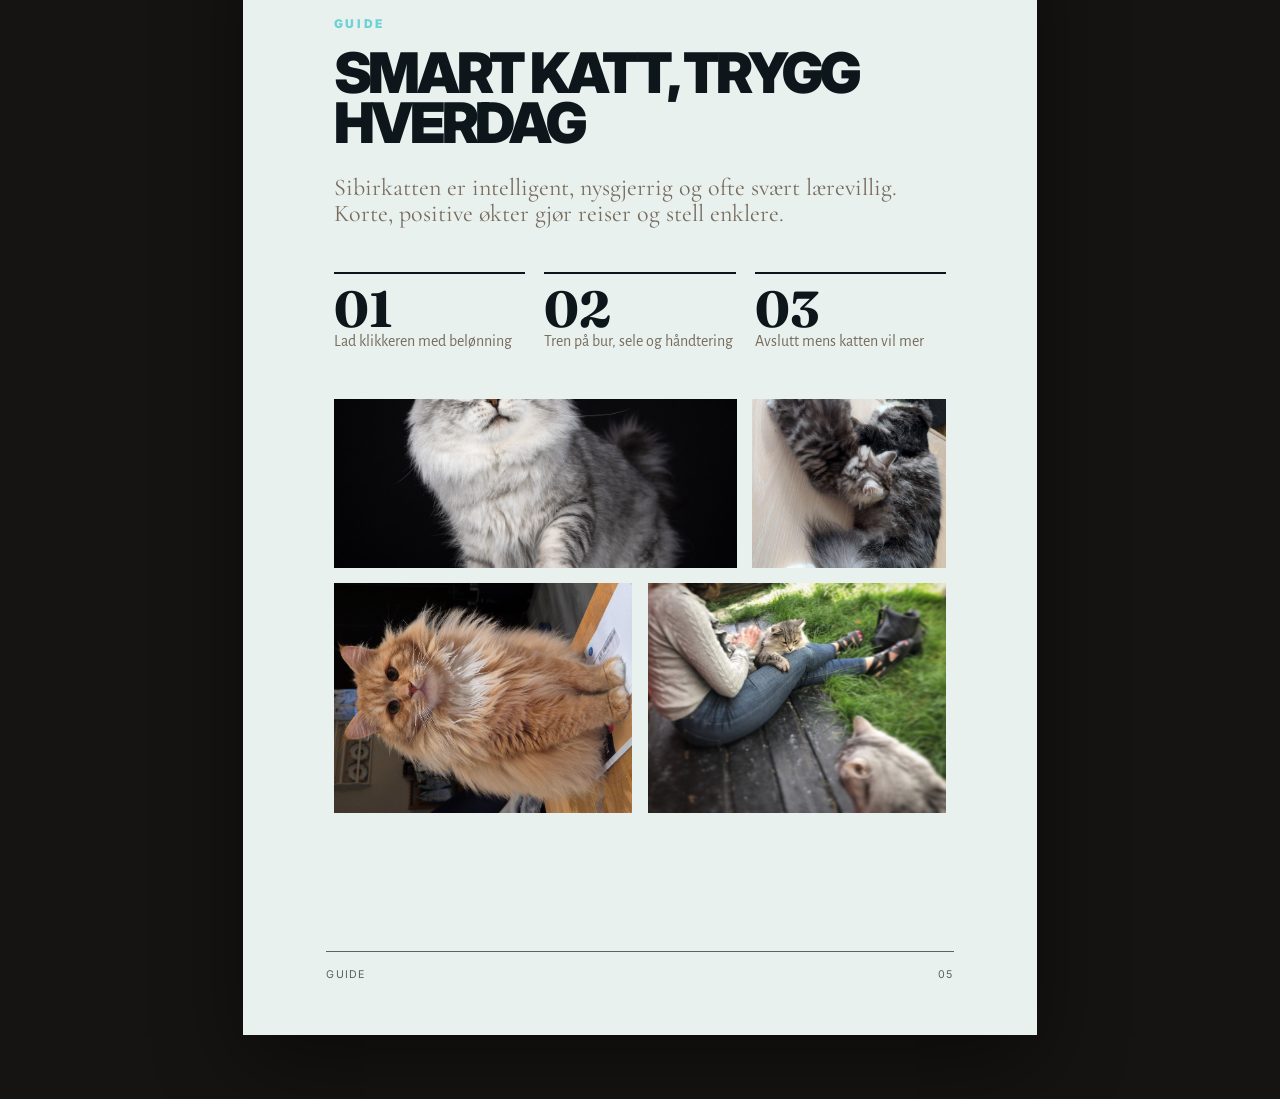
<file: magazine/adventure.html>
<!DOCTYPE html>
<html lang="no">
<head>
    <meta name="robots" content="noindex, nofollow">
    <meta charset="UTF-8">
    <meta name="viewport" content="width=device-width, initial-scale=1.0">
    <title>Sibirposten - Adventure Issue</title>
    <link rel="stylesheet" href="magazine.css">
</head>
<body class="adventure">
    <nav class="toolbar">
        <a href="index.html">← Concepts</a>
        <div class="toolbar__links">
            <a href="classic.html">Nordic Jubilee</a>
            <a href="family.html">Warm Family</a>
            <a href="../output/pdf/sibirposten-adventure-issue.pdf">PDF</a>
        </div>
    </nav>
    <main class="magazine">
        <section class="sheet sheet--dark">
            <img class="full-img" src="assets/pucifer-winter.jpg" alt="">
            <div class="scrim"></div>
            <div class="masthead">SIBIRPOSTEN</div>
            <div class="pad" style="position:absolute;left:22mm;right:12mm;bottom:18mm">
                <p class="kicker">Eventyrnummeret</p>
                <h1 class="cover-title">Pucifer på tur</h1>
                <p class="deck" style="color:rgba(238,246,246,.82);max-width:130mm">Seilbåt, vinterlys, hotell, hytte og hverdagsliv med en sibirkatt som liker å være med.</p>
            </div>
            <div class="folio"><span>Adventure Issue</span><span>#02</span></div>
        </section>

        <section class="sheet">
            <div class="pad toc">
                <div>
                    <p class="kicker">Innhold</p>
                    <h1 style="font-family:var(--utility);font-weight:900;text-transform:uppercase;letter-spacing:-.05em">Ut i verden</h1>
                    <p class="deck">En tøffere, mer magasinaktig retning for historier med bevegelse, reise og sterke bilder.</p>
                </div>
                <div class="toc-list">
                    <div class="toc-row"><span><small>Portrett</small>Eventyrpusen Pucifer</span><b class="toc-number">03</b></div>
                    <div class="toc-row"><span><small>Guide</small>Sele, båt og bil</span><b class="toc-number">07</b></div>
                    <div class="toc-row"><span><small>Rasen</small>Den smarte sibirkatten</span><b class="toc-number">09</b></div>
                    <div class="toc-row"><span><small>Trening</small>Miljøtrening og klikker</span><b class="toc-number">13</b></div>
                </div>
            </div>
            <div class="folio"><span>Adventure Issue</span><span>02</span></div>
        </section>

        <section class="sheet">
            <div class="pad">
                <p class="kicker">Portrett</p>
                <h2 class="article-title" style="font-family:var(--utility);font-weight:900;text-transform:uppercase;letter-spacing:-.06em">Eventyrpusen Pucifer</h2>
                <div class="article-grid">
                    <div>
                        <img class="lead-photo" src="assets/pucifer-portrait.jpg" alt="" style="height:176mm">
                    </div>
                    <div>
                        <p class="deck">Pucifer er med på det aller meste: sjø, bil, hytte, hotell og daglige turer i sele.</p>
                        <div class="copy" style="columns:1;color:#12242d">
                            <p>Han elsker spesielt godt livet på sjøen i seilbåt - med mange overnattinger i året, både innenlands og utenlands. Han har selvfølgelig sitt eget pass.</p>
                            <p>Pucifer sitter også gjerne på i kajakk eller gummibåt. Han dusjer om han har fått saltvann i pelsen, og han har den samme døgnrytmen som menneskene sine.</p>
                            <p>Hver dag får han kokt torsk til middag. På vinteren har han på seg en liten islender hvis det er kaldt på fjelltur.</p>
                        </div>
                        <p class="quote">"Du har jo det meste i den katten."</p>
                    </div>
                </div>
            </div>
            <div class="folio"><span>Pucifer</span><span>03</span></div>
        </section>

        <section class="sheet sheet--dark">
            <img class="full-img" src="assets/pucifer-winter.jpg" alt="">
            <div class="scrim"></div>
            <div class="pad" style="position:absolute;bottom:22mm;left:16mm;right:16mm">
                <p class="kicker">Fotoessay</p>
                <h2 class="cover-title" style="font-size:62pt;font-family:var(--utility);font-weight:900;text-transform:uppercase;letter-spacing:-.05em">Selen, snøen og flokken</h2>
            </div>
            <div class="folio"><span>Fotoessay</span><span>04</span></div>
        </section>

        <section class="sheet">
            <div class="pad">
                <p class="kicker">Guide</p>
                <h2 class="article-title" style="font-family:var(--utility);font-weight:900;text-transform:uppercase;letter-spacing:-.06em">Smart katt, trygg hverdag</h2>
                <p class="deck">Sibirkatten er intelligent, nysgjerrig og ofte svært lærevillig. Korte, positive økter gjør reiser og stell enklere.</p>
                <div class="stat-strip">
                    <div class="stat"><strong>01</strong><span>Lad klikkeren med belønning</span></div>
                    <div class="stat"><strong>02</strong><span>Tren på bur, sele og håndtering</span></div>
                    <div class="stat"><strong>03</strong><span>Avslutt mens katten vil mer</span></div>
                </div>
                <div class="gallery" style="height:126mm;margin-top:12mm">
                    <img class="span-4x3" src="assets/siberian-forest.jpg" alt="">
                    <img class="span-2x3" src="assets/kitten-basket.jpg" alt="">
                    <img class="span-3x4" src="assets/monica-cat.jpg" alt="">
                    <img class="span-3x4" src="assets/testhome-cat.jpg" alt="">
                </div>
            </div>
            <div class="folio"><span>Guide</span><span>05</span></div>
        </section>
    </main>
</body>
</html>
</file>
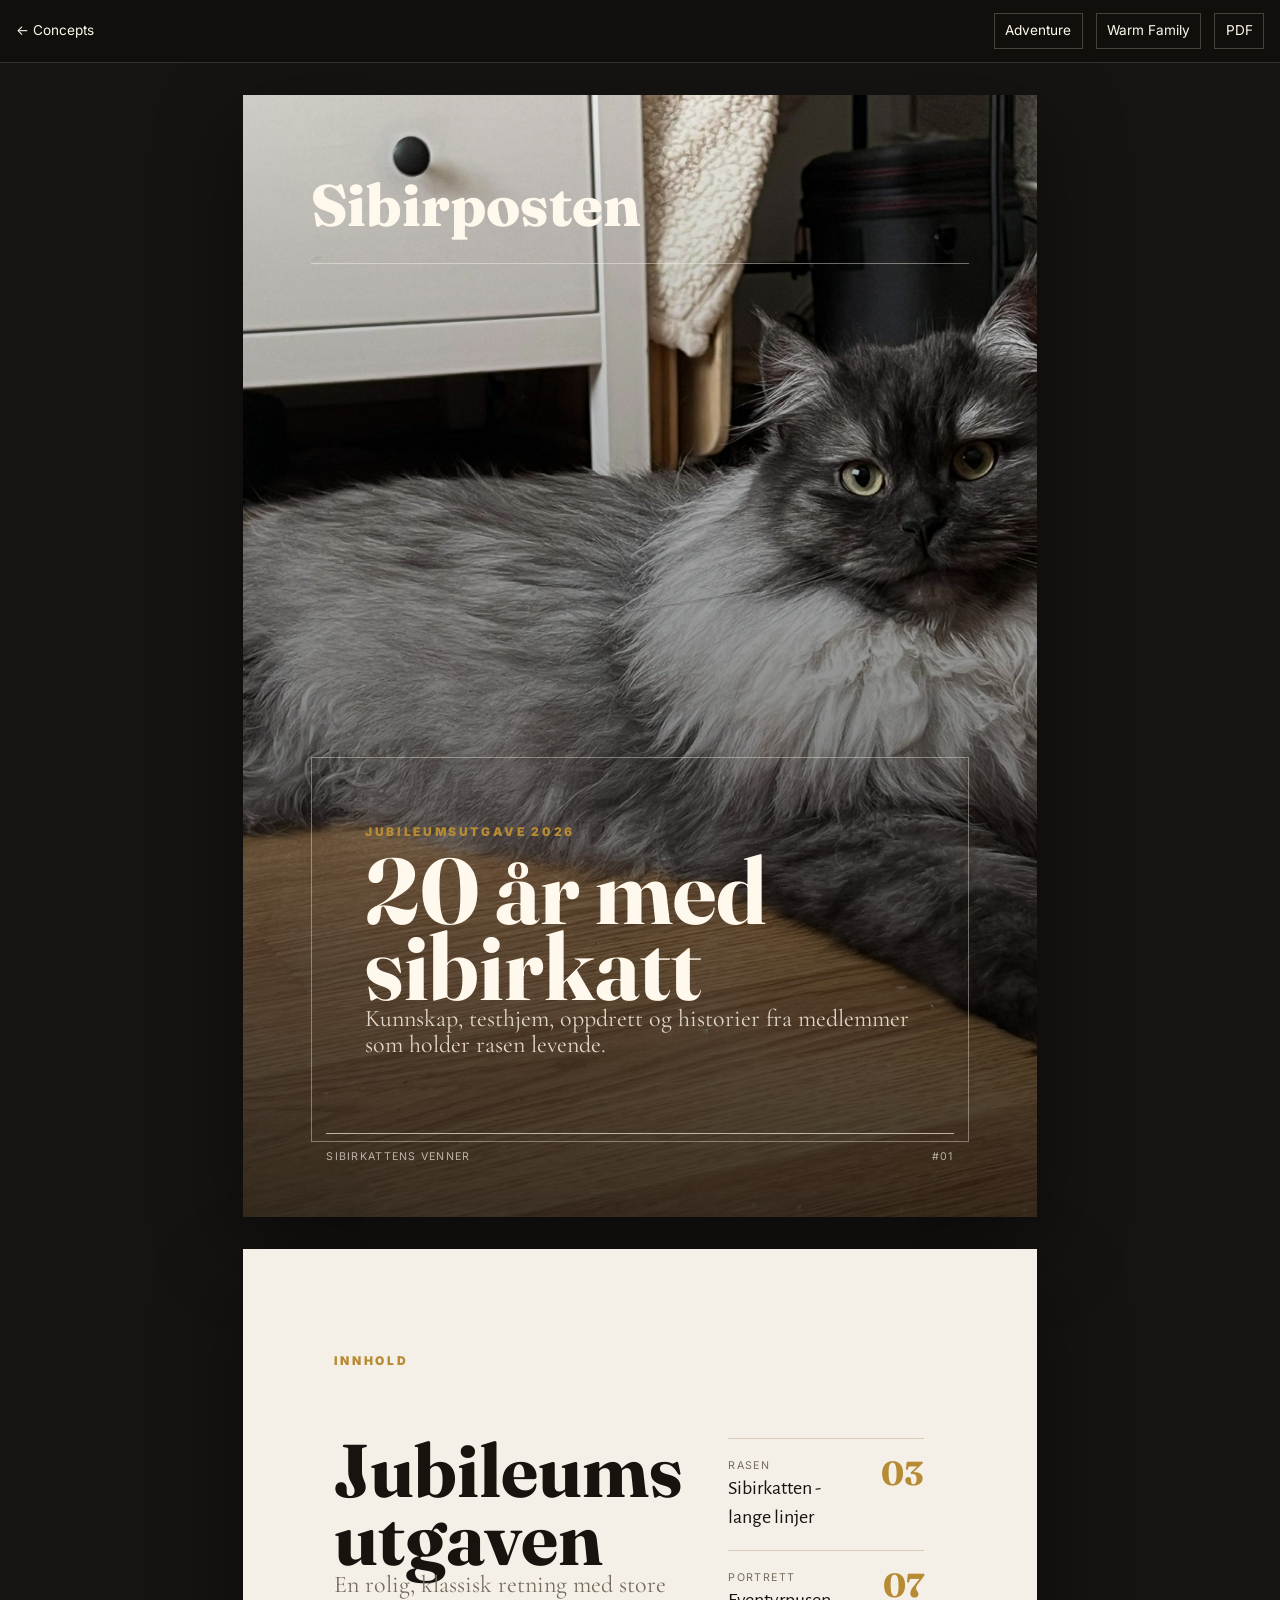
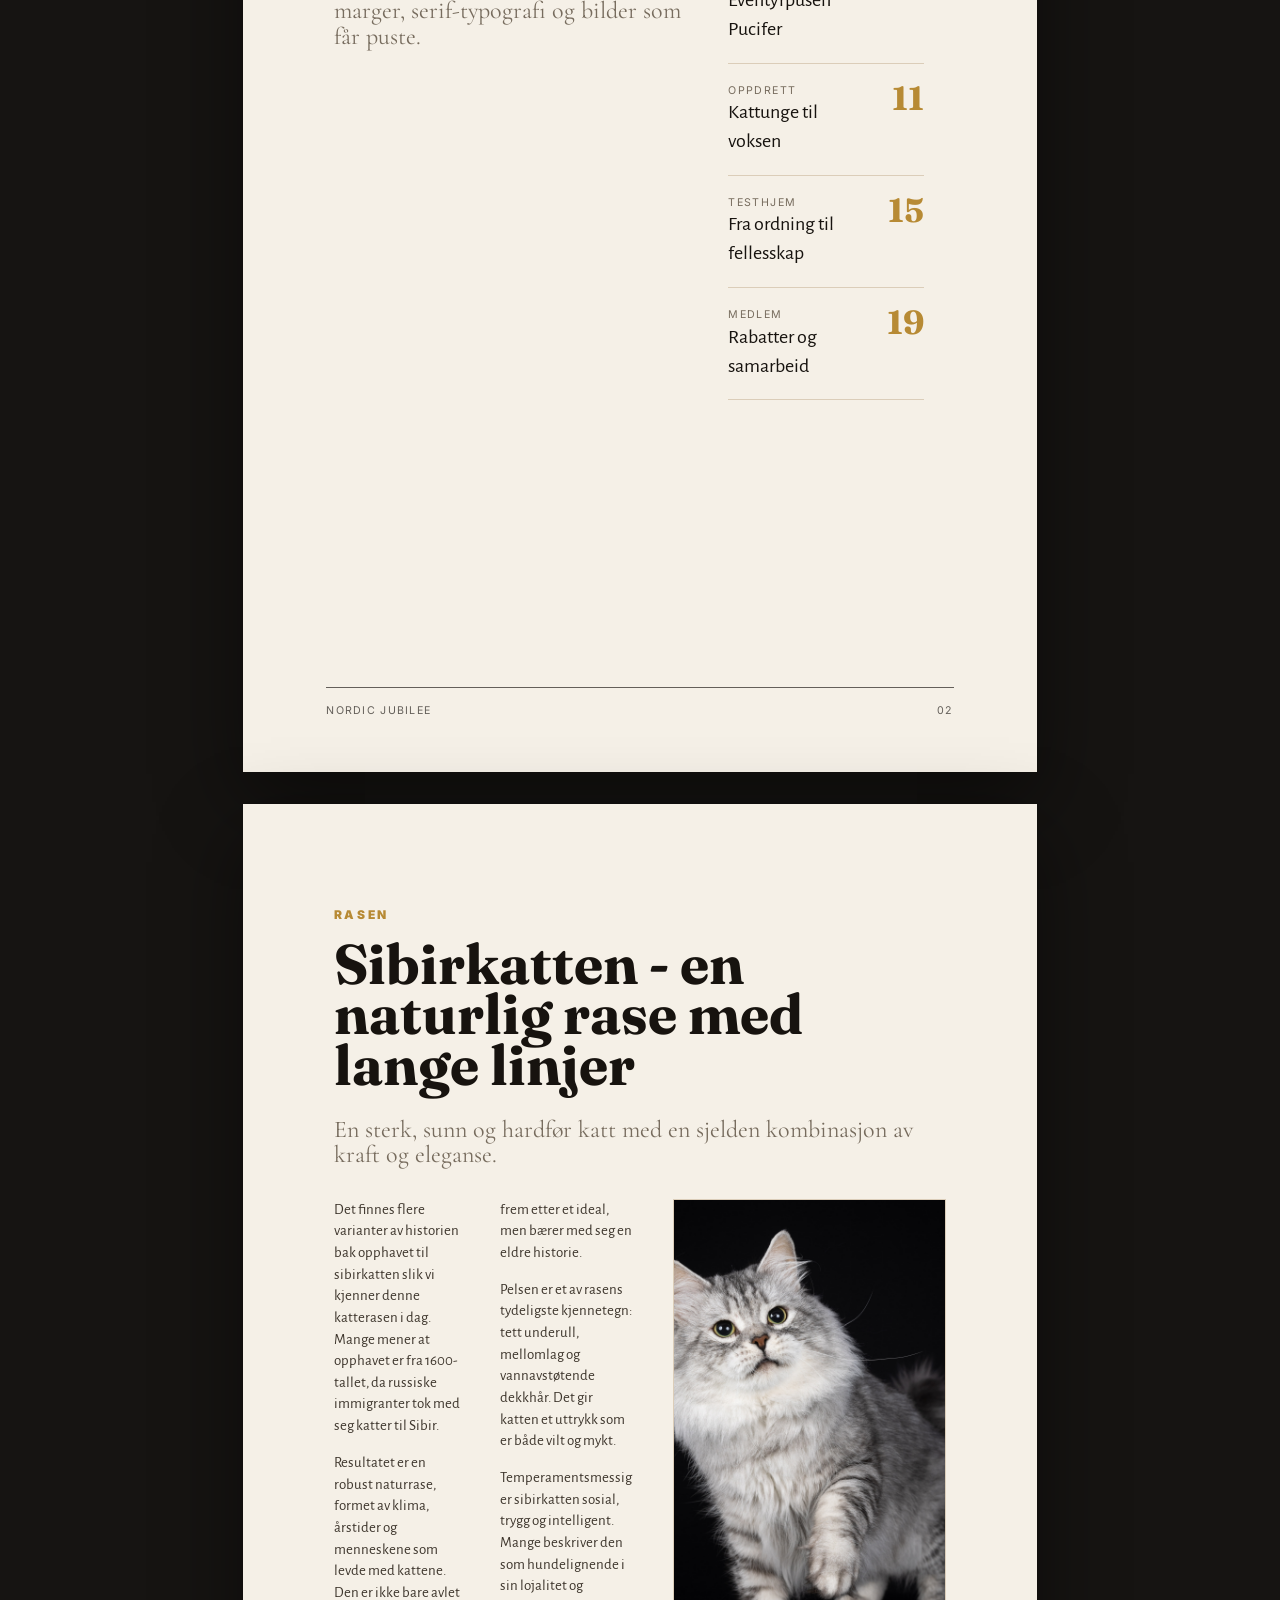
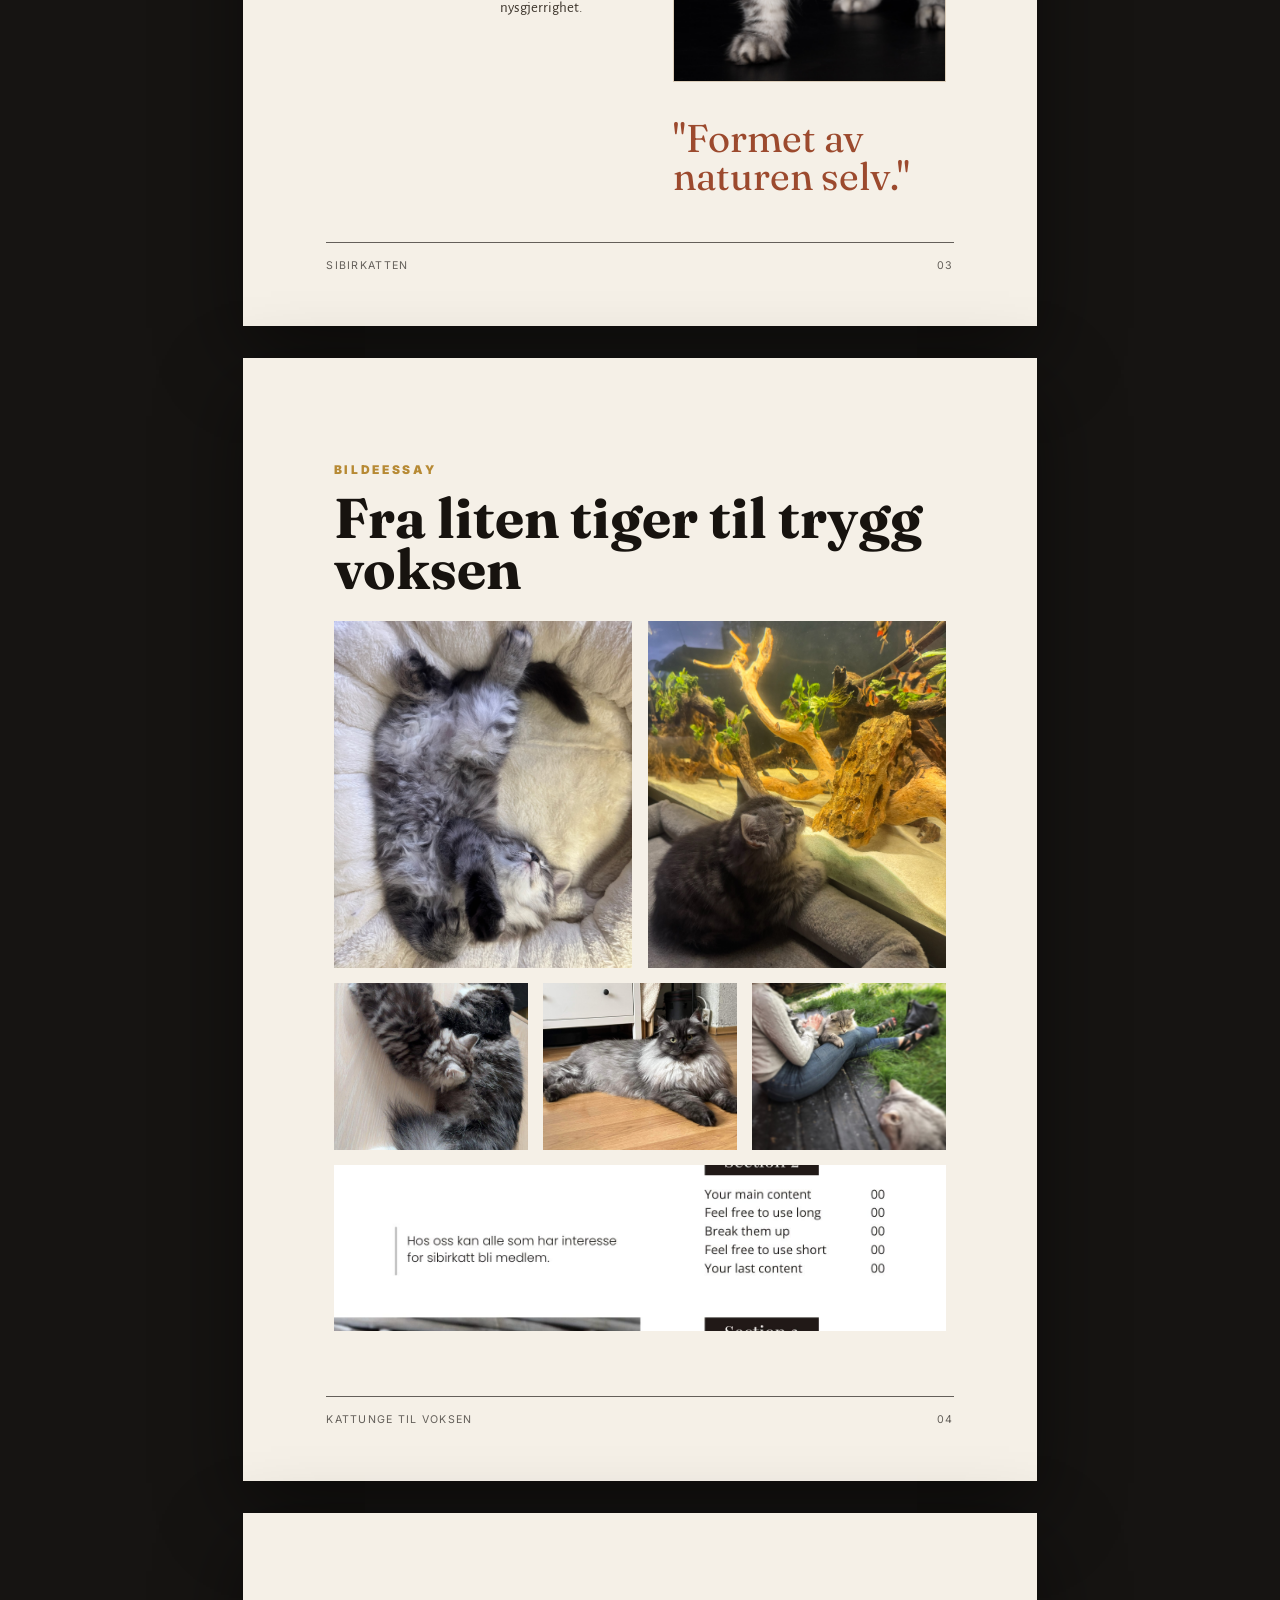
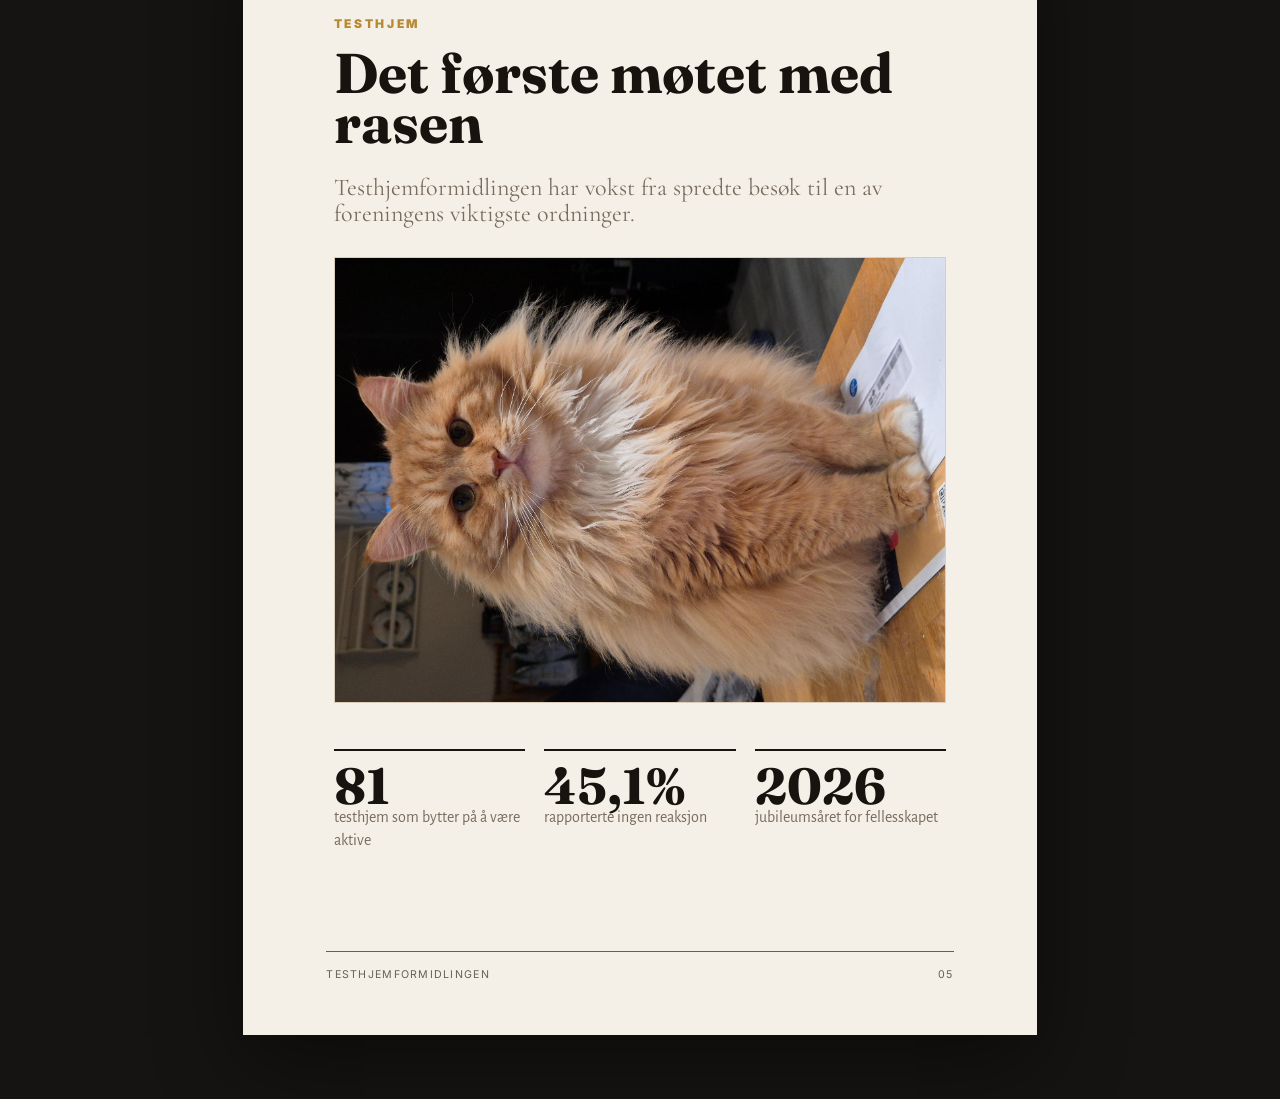
<file: magazine/classic.html>
<!DOCTYPE html>
<html lang="no">
<head>
    <meta name="robots" content="noindex, nofollow">
    <meta charset="UTF-8">
    <meta name="viewport" content="width=device-width, initial-scale=1.0">
    <title>Sibirposten - Nordic Jubilee</title>
    <link rel="stylesheet" href="magazine.css">
</head>
<body class="classic">
    <nav class="toolbar">
        <a href="index.html">← Concepts</a>
        <div class="toolbar__links">
            <a href="adventure.html">Adventure</a>
            <a href="family.html">Warm Family</a>
            <a href="../output/pdf/sibirposten-nordic-jubilee.pdf">PDF</a>
        </div>
    </nav>
    <main class="magazine">
        <section class="sheet sheet--dark">
            <img class="full-img" src="assets/siberian-profile.jpg" alt="">
            <div class="scrim"></div>
            <div class="masthead">Sibirposten</div>
            <div class="cover-box">
                <p class="kicker">Jubileumsutgave 2026</p>
                <h1 class="cover-title">20 år med sibirkatt</h1>
                <p class="deck" style="color:rgba(255,248,236,.82)">Kunnskap, testhjem, oppdrett og historier fra medlemmer som holder rasen levende.</p>
            </div>
            <div class="folio"><span>Sibirkattens Venner</span><span>#01</span></div>
        </section>

        <section class="sheet">
            <div class="pad toc">
                <div>
                    <p class="kicker">Innhold</p>
                    <h1>Jubileums utgaven</h1>
                    <p class="deck">En rolig, klassisk retning med store marger, serif-typografi og bilder som får puste.</p>
                </div>
                <div class="toc-list">
                    <div class="toc-row"><span><small>Rasen</small>Sibirkatten - lange linjer</span><b class="toc-number">03</b></div>
                    <div class="toc-row"><span><small>Portrett</small>Eventyrpusen Pucifer</span><b class="toc-number">07</b></div>
                    <div class="toc-row"><span><small>Oppdrett</small>Kattunge til voksen</span><b class="toc-number">11</b></div>
                    <div class="toc-row"><span><small>Testhjem</small>Fra ordning til fellesskap</span><b class="toc-number">15</b></div>
                    <div class="toc-row"><span><small>Medlem</small>Rabatter og samarbeid</span><b class="toc-number">19</b></div>
                </div>
            </div>
            <div class="folio"><span>Nordic Jubilee</span><span>02</span></div>
        </section>

        <section class="sheet">
            <div class="pad">
                <p class="kicker">Rasen</p>
                <h2 class="article-title">Sibirkatten - en naturlig rase med lange linjer</h2>
                <p class="deck">En sterk, sunn og hardfør katt med en sjelden kombinasjon av kraft og eleganse.</p>
                <div class="article-grid">
                    <div class="copy">
                        <p>Det finnes flere varianter av historien bak opphavet til sibirkatten slik vi kjenner denne katterasen i dag. Mange mener at opphavet er fra 1600-tallet, da russiske immigranter tok med seg katter til Sibir.</p>
                        <p>Resultatet er en robust naturrase, formet av klima, årstider og menneskene som levde med kattene. Den er ikke bare avlet frem etter et ideal, men bærer med seg en eldre historie.</p>
                        <p>Pelsen er et av rasens tydeligste kjennetegn: tett underull, mellomlag og vannavstøtende dekkhår. Det gir katten et uttrykk som er både vilt og mykt.</p>
                        <p>Temperamentsmessig er sibirkatten sosial, trygg og intelligent. Mange beskriver den som hundelignende i sin lojalitet og nysgjerrighet.</p>
                    </div>
                    <div>
                        <img class="lead-photo" src="assets/siberian-forest.jpg" alt="" style="height:128mm">
                        <p class="quote">"Formet av naturen selv."</p>
                    </div>
                </div>
            </div>
            <div class="folio"><span>Sibirkatten</span><span>03</span></div>
        </section>

        <section class="sheet">
            <div class="pad">
                <p class="kicker">Bildeessay</p>
                <h2 class="article-title">Fra liten tiger til trygg voksen</h2>
                <div class="gallery" style="height:188mm">
                    <img class="span-3x4" src="assets/kitten-sleep.jpg" alt="">
                    <img class="span-3x4" src="assets/kitten-soft.jpg" alt="">
                    <img class="span-2x2" src="assets/kitten-basket.jpg" alt="">
                    <img class="span-2x2" src="assets/siberian-profile.jpg" alt="">
                    <img class="span-2x2" src="assets/testhome-cat.jpg" alt="">
                    <img class="span-6x2" src="assets/source-contents.jpeg" alt="">
                </div>
            </div>
            <div class="folio"><span>Kattunge til voksen</span><span>04</span></div>
        </section>

        <section class="sheet">
            <div class="pad">
                <p class="kicker">Testhjem</p>
                <h2 class="article-title">Det første møtet med rasen</h2>
                <p class="deck">Testhjemformidlingen har vokst fra spredte besøk til en av foreningens viktigste ordninger.</p>
                <img class="lead-photo" src="assets/monica-cat.jpg" alt="" style="height:118mm">
                <div class="stat-strip">
                    <div class="stat"><strong>81</strong><span>testhjem som bytter på å være aktive</span></div>
                    <div class="stat"><strong>45,1%</strong><span>rapporterte ingen reaksjon</span></div>
                    <div class="stat"><strong>2026</strong><span>jubileumsåret for fellesskapet</span></div>
                </div>
            </div>
            <div class="folio"><span>Testhjemformidlingen</span><span>05</span></div>
        </section>
    </main>
</body>
</html>
</file>
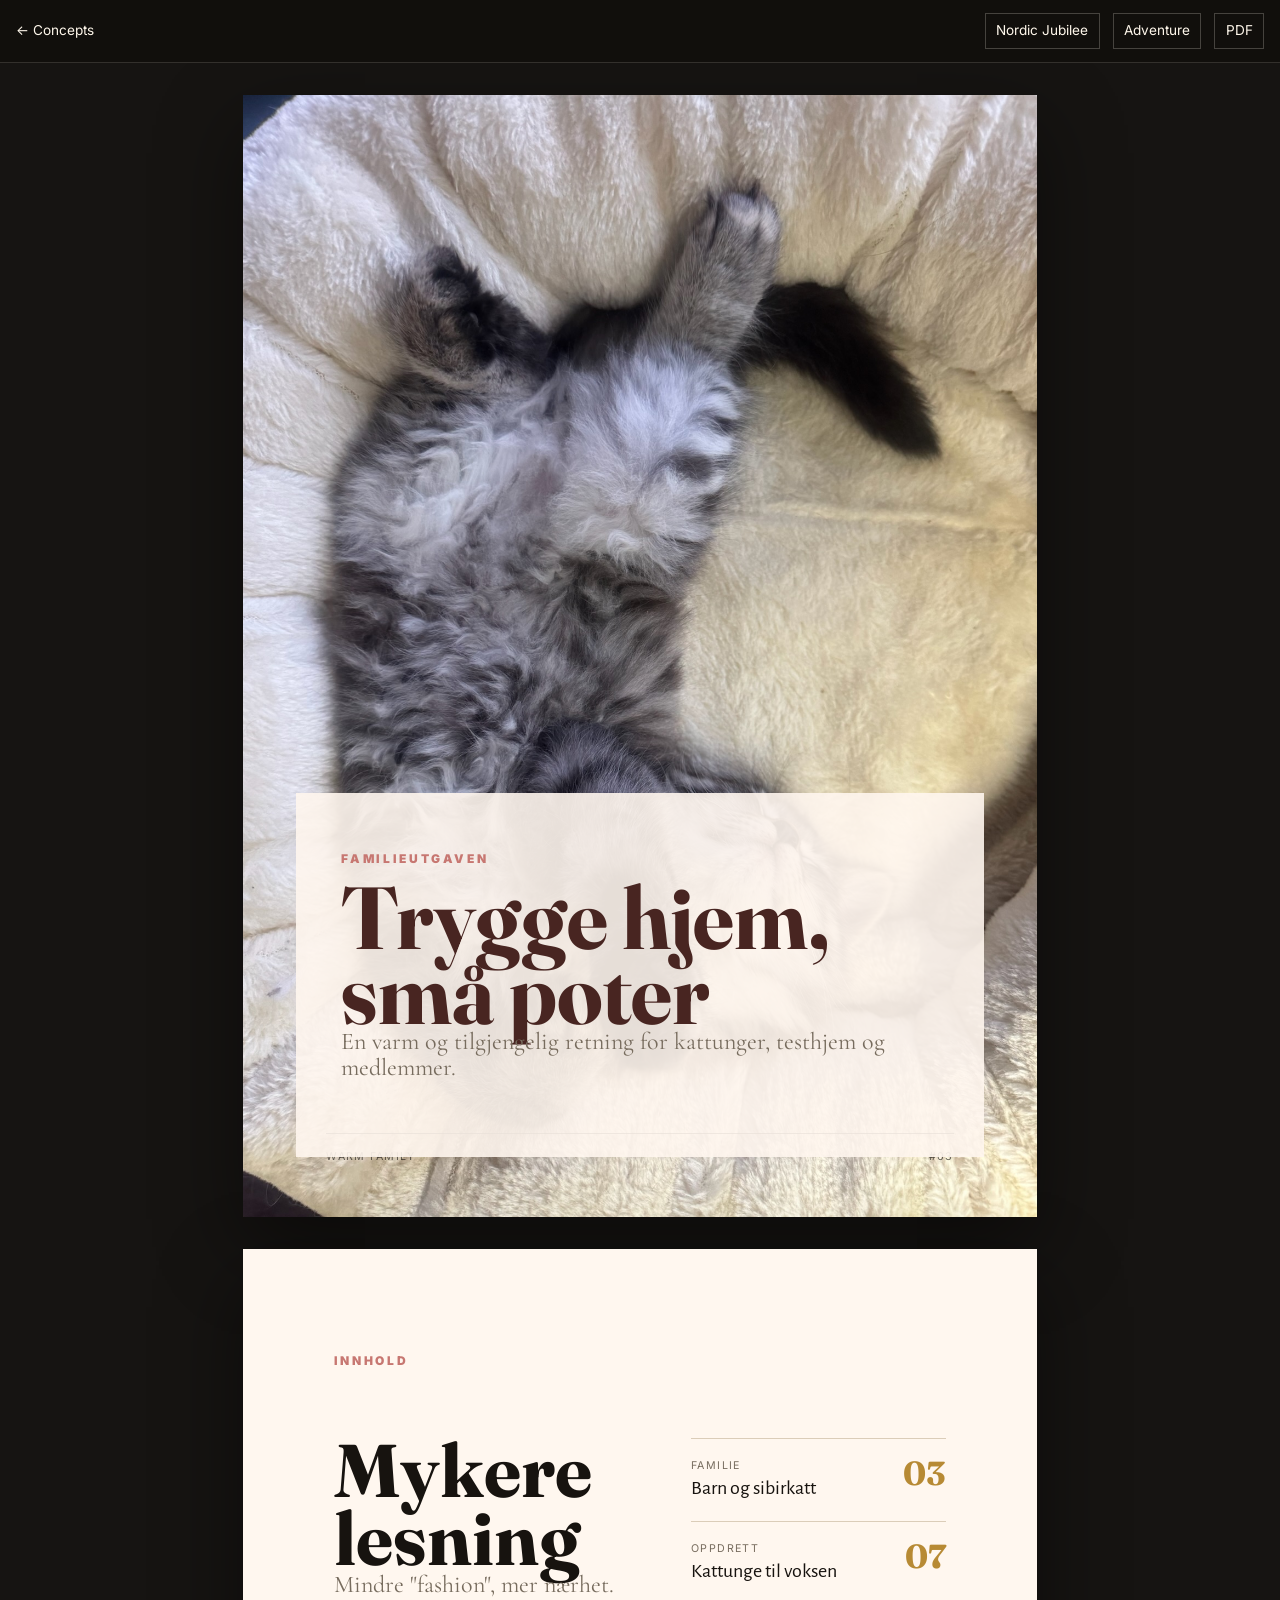
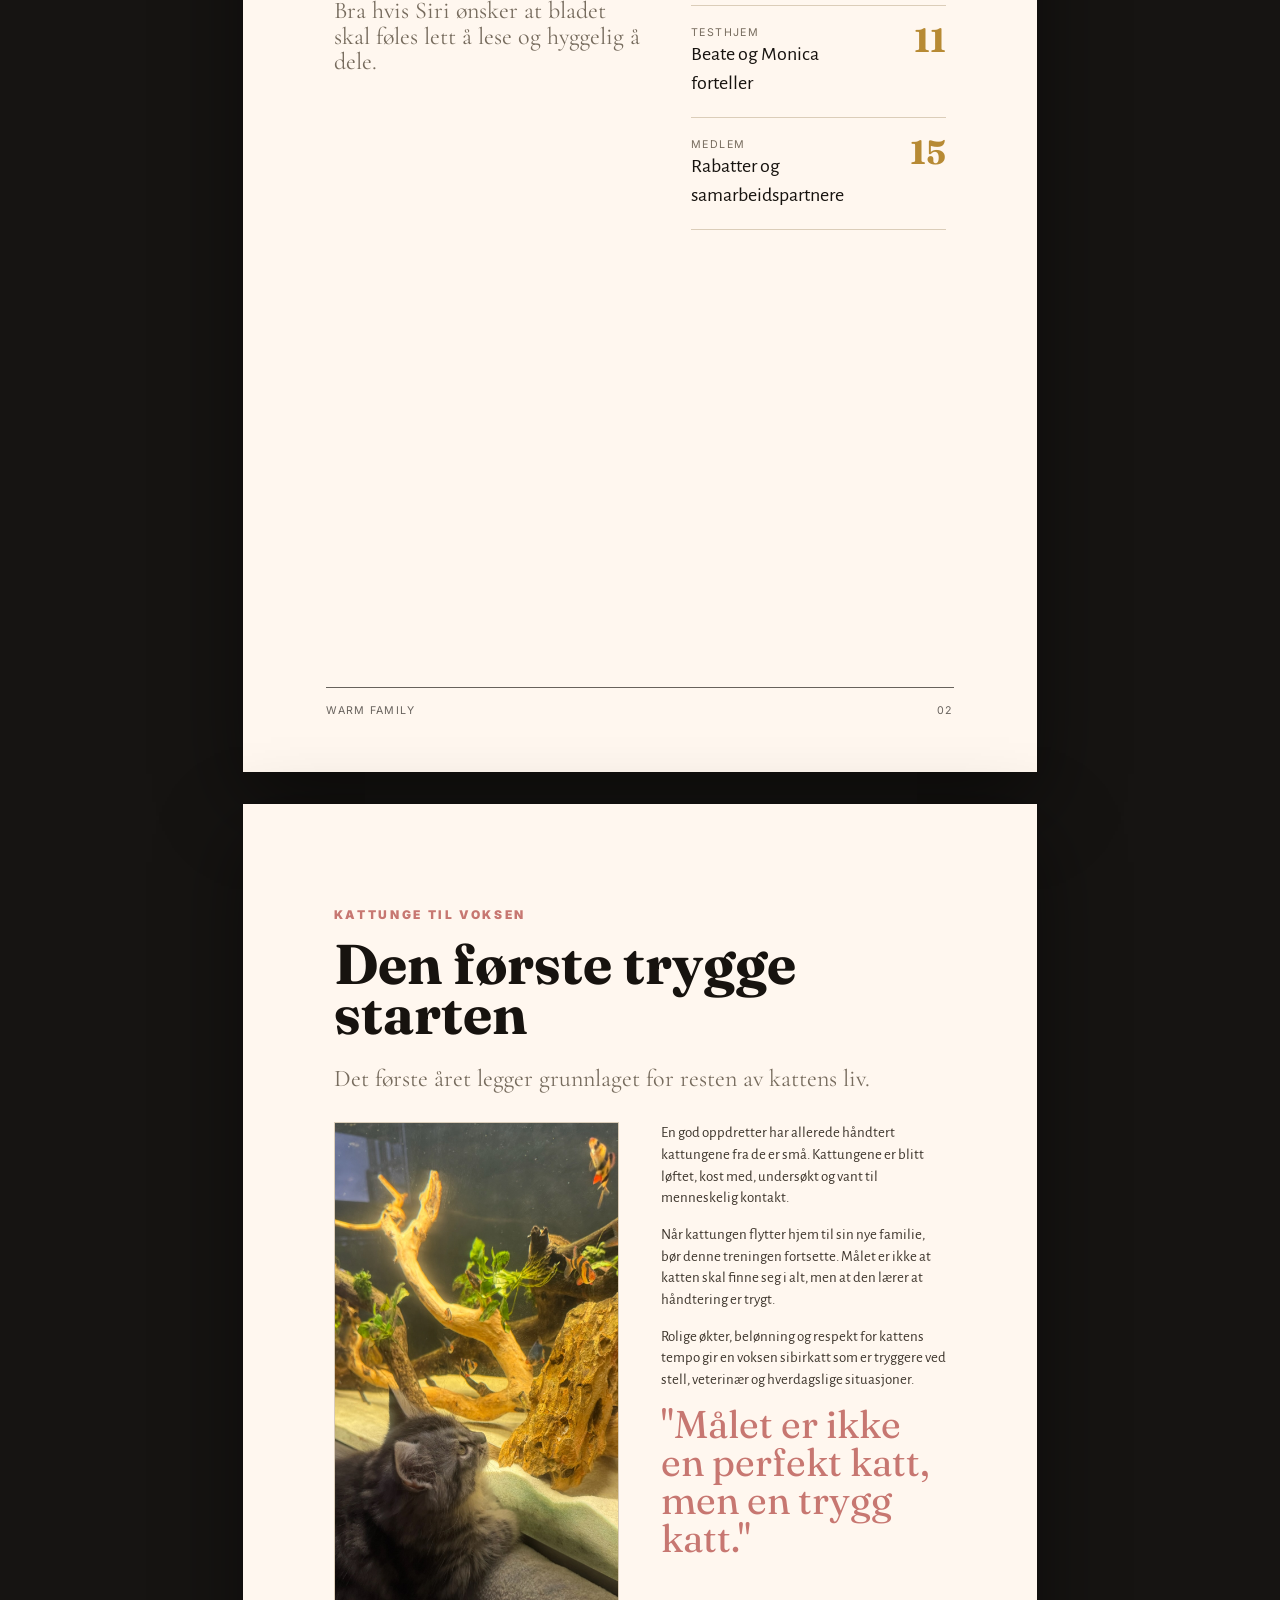
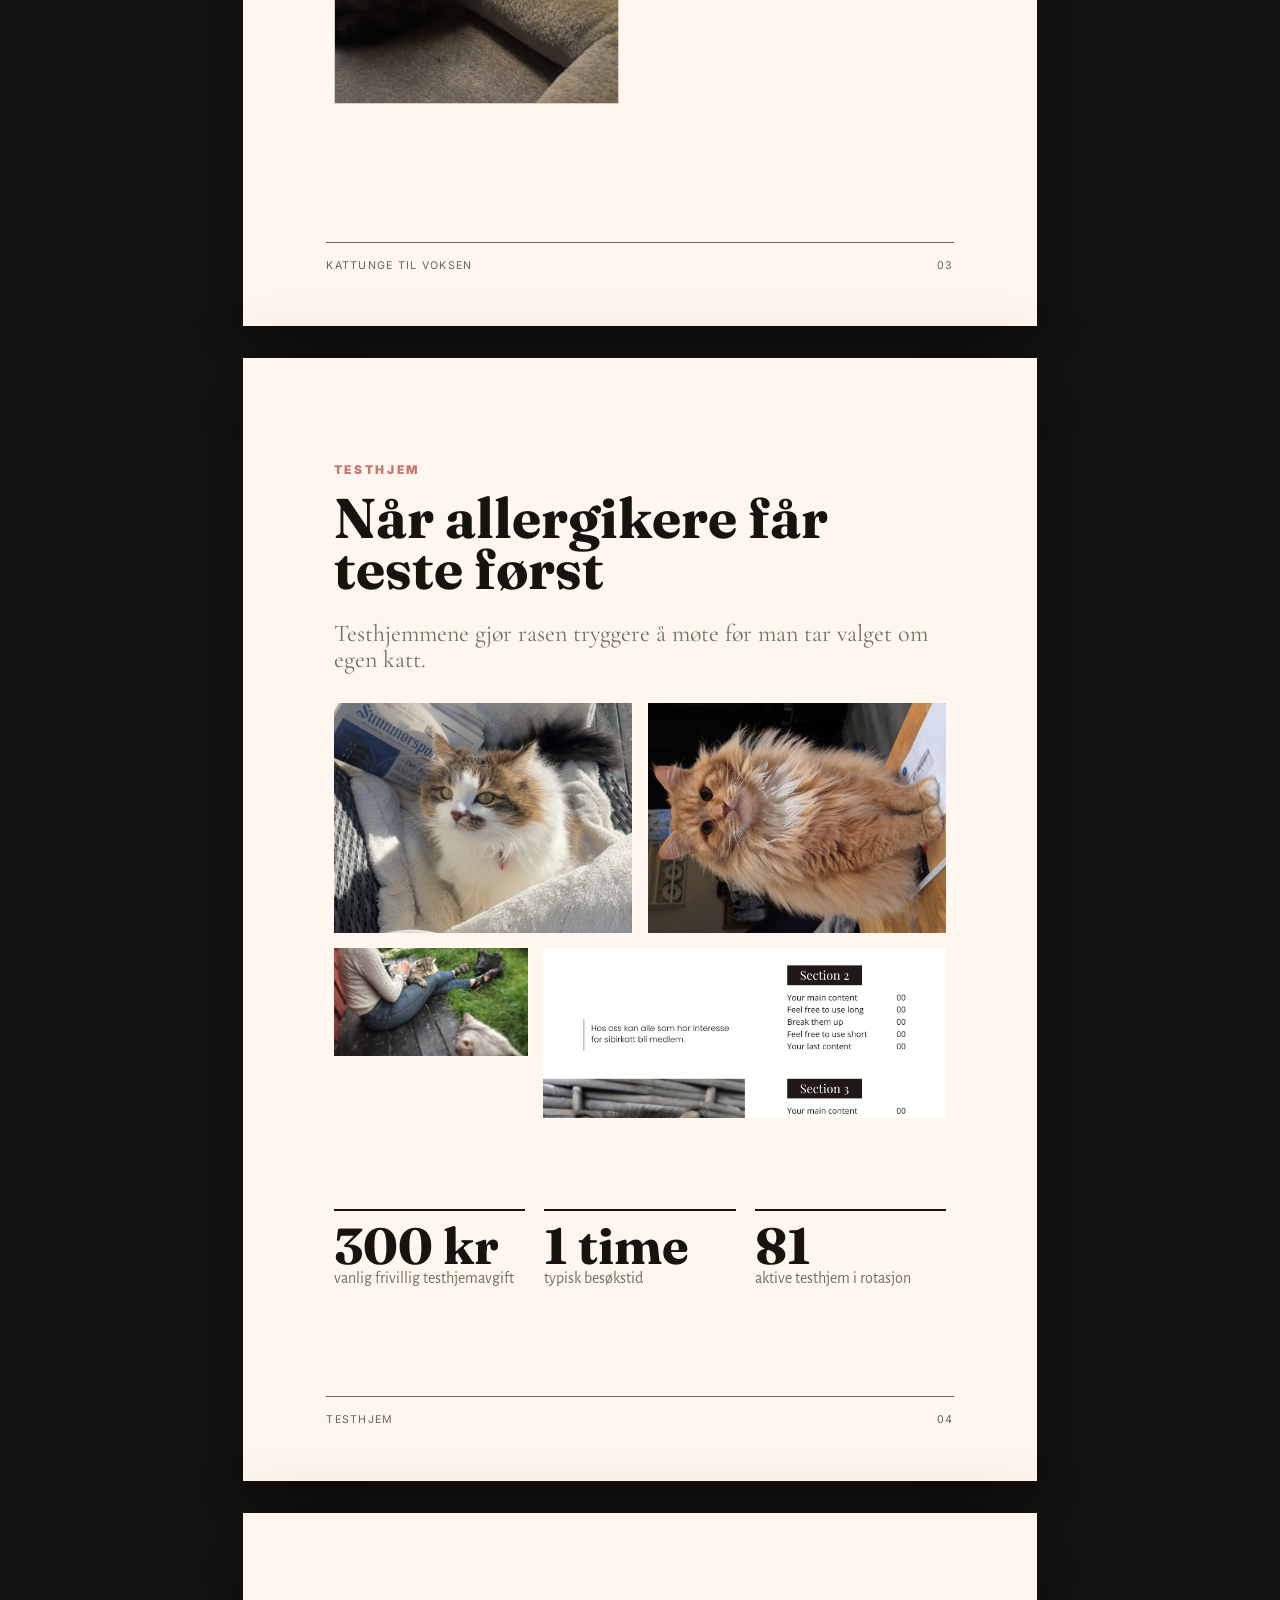
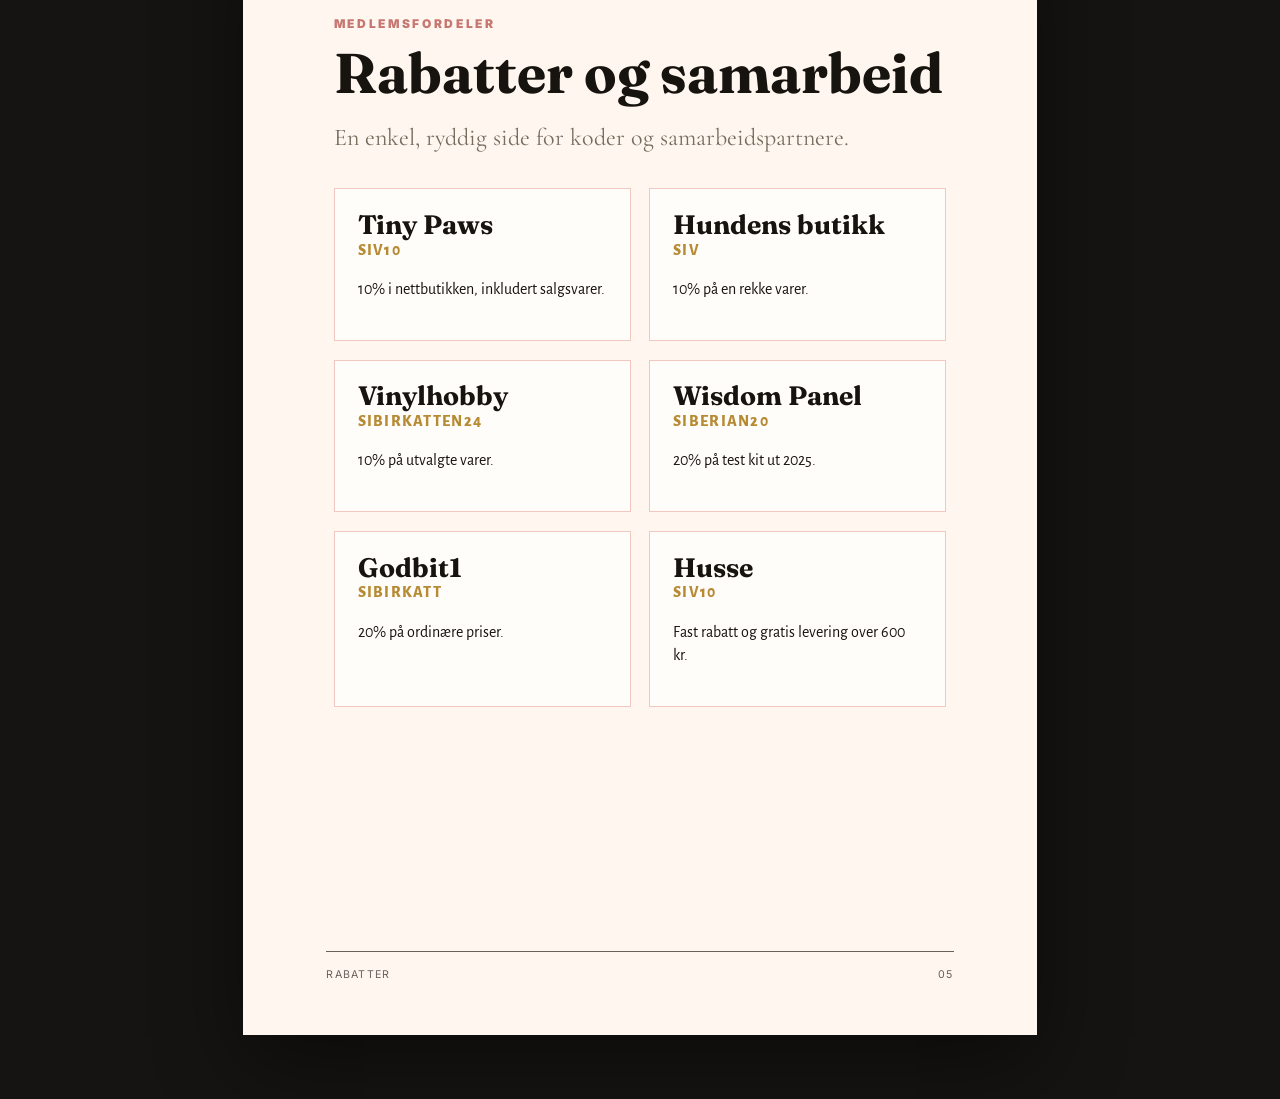
<file: magazine/family.html>
<!DOCTYPE html>
<html lang="no">
<head>
    <meta name="robots" content="noindex, nofollow">
    <meta charset="UTF-8">
    <meta name="viewport" content="width=device-width, initial-scale=1.0">
    <title>Sibirposten - Warm Family</title>
    <link rel="stylesheet" href="magazine.css">
</head>
<body class="family">
    <nav class="toolbar">
        <a href="index.html">← Concepts</a>
        <div class="toolbar__links">
            <a href="classic.html">Nordic Jubilee</a>
            <a href="adventure.html">Adventure</a>
            <a href="../output/pdf/sibirposten-warm-family.pdf">PDF</a>
        </div>
    </nav>
    <main class="magazine">
        <section class="sheet">
            <img class="full-img" src="assets/kitten-sleep.jpg" alt="">
            <div class="cover-panel">
                <p class="kicker">Familieutgaven</p>
                <h1 class="cover-title">Trygge hjem, små poter</h1>
                <p class="deck">En varm og tilgjengelig retning for kattunger, testhjem og medlemmer.</p>
            </div>
            <div class="folio"><span>Warm Family</span><span>#03</span></div>
        </section>

        <section class="sheet">
            <div class="pad toc">
                <div>
                    <p class="kicker">Innhold</p>
                    <h1>Mykere lesning</h1>
                    <p class="deck">Mindre "fashion", mer nærhet. Bra hvis Siri ønsker at bladet skal føles lett å lese og hyggelig å dele.</p>
                </div>
                <div class="toc-list">
                    <div class="toc-row"><span><small>Familie</small>Barn og sibirkatt</span><b class="toc-number">03</b></div>
                    <div class="toc-row"><span><small>Oppdrett</small>Kattunge til voksen</span><b class="toc-number">07</b></div>
                    <div class="toc-row"><span><small>Testhjem</small>Beate og Monica forteller</span><b class="toc-number">11</b></div>
                    <div class="toc-row"><span><small>Medlem</small>Rabatter og samarbeidspartnere</span><b class="toc-number">15</b></div>
                </div>
            </div>
            <div class="folio"><span>Warm Family</span><span>02</span></div>
        </section>

        <section class="sheet">
            <div class="pad">
                <p class="kicker">Kattunge til voksen</p>
                <h2 class="article-title">Den første trygge starten</h2>
                <p class="deck">Det første året legger grunnlaget for resten av kattens liv.</p>
                <div class="article-grid">
                    <div>
                        <img class="lead-photo" src="assets/kitten-soft.jpg" alt="">
                    </div>
                    <div class="copy" style="columns:1">
                        <p>En god oppdretter har allerede håndtert kattungene fra de er små. Kattungene er blitt løftet, kost med, undersøkt og vant til menneskelig kontakt.</p>
                        <p>Når kattungen flytter hjem til sin nye familie, bør denne treningen fortsette. Målet er ikke at katten skal finne seg i alt, men at den lærer at håndtering er trygt.</p>
                        <p>Rolige økter, belønning og respekt for kattens tempo gir en voksen sibirkatt som er tryggere ved stell, veterinær og hverdagslige situasjoner.</p>
                        <p class="quote">"Målet er ikke en perfekt katt, men en trygg katt."</p>
                    </div>
                </div>
            </div>
            <div class="folio"><span>Kattunge til voksen</span><span>03</span></div>
        </section>

        <section class="sheet">
            <div class="pad">
                <p class="kicker">Testhjem</p>
                <h2 class="article-title">Når allergikere får teste først</h2>
                <p class="deck">Testhjemmene gjør rasen tryggere å møte før man tar valget om egen katt.</p>
                <div class="gallery" style="height:126mm">
                    <img class="span-3x4" src="assets/beate-cat.png" alt="">
                    <img class="span-3x4" src="assets/monica-cat.jpg" alt="">
                    <img class="span-2x2" src="assets/testhome-cat.jpg" alt="">
                    <img class="span-4x3" src="assets/source-contents.jpeg" alt="">
                </div>
                <div class="stat-strip" style="margin-top:8mm">
                    <div class="stat"><strong>300 kr</strong><span>vanlig frivillig testhjemavgift</span></div>
                    <div class="stat"><strong>1 time</strong><span>typisk besøkstid</span></div>
                    <div class="stat"><strong>81</strong><span>aktive testhjem i rotasjon</span></div>
                </div>
            </div>
            <div class="folio"><span>Testhjem</span><span>04</span></div>
        </section>

        <section class="sheet">
            <div class="pad">
                <p class="kicker">Medlemsfordeler</p>
                <h2 class="article-title">Rabatter og samarbeid</h2>
                <p class="deck">En enkel, ryddig side for koder og samarbeidspartnere.</p>
                <div class="coupon-grid">
                    <div class="coupon"><strong>Tiny Paws</strong><span>SIV10</span><p>10% i nettbutikken, inkludert salgsvarer.</p></div>
                    <div class="coupon"><strong>Hundens butikk</strong><span>siv</span><p>10% på en rekke varer.</p></div>
                    <div class="coupon"><strong>Vinylhobby</strong><span>Sibirkatten24</span><p>10% på utvalgte varer.</p></div>
                    <div class="coupon"><strong>Wisdom Panel</strong><span>Siberian20</span><p>20% på test kit ut 2025.</p></div>
                    <div class="coupon"><strong>Godbit1</strong><span>sibirkatt</span><p>20% på ordinære priser.</p></div>
                    <div class="coupon"><strong>Husse</strong><span>SIV10</span><p>Fast rabatt og gratis levering over 600 kr.</p></div>
                </div>
            </div>
            <div class="folio"><span>Rabatter</span><span>05</span></div>
        </section>
    </main>
</body>
</html>
</file>
<file: style.css>
/* ==========================================================================
   NO*Tokleperlen alternate testsite
   Cinematic photo hero, warm editorial body, brass details.
   ========================================================================== */
:root {
    --paper: #f5efe4;
    --paper-soft: #fbf7ef;
    --paper-card: #fffdf8;
    --ink: #201c16;
    --ink-soft: #4f4638;
    --muted: #7c7365;
    --brass: #b88a31;
    --brass-deep: #7f5f1f;
    --brass-light: #d1a245;
    --brass-hover: #f3d59a;
    --brass-gold: #e0b75d;
    --charcoal: #111111;
    --charcoal-2: #1b1916;
    --cream: #fff7e8;
    --line: #e3d8c5;
    --line-dark: rgba(255, 247, 232, 0.18);
    --shadow: 0 24px 70px rgba(43, 32, 14, 0.16);
    --font-display: "Cormorant Garamond", Georgia, serif;
    --font-body: "Alegreya Sans", system-ui, sans-serif;
    --transition-fast: 0.2s ease;
    --transition-normal: 0.38s cubic-bezier(0.22, 0.61, 0.36, 1);
    --transition-slow: 0.85s cubic-bezier(0.22, 0.61, 0.36, 1);
}

* {
    margin: 0;
    padding: 0;
    box-sizing: border-box;
}

html {
    scroll-behavior: smooth;
    scroll-padding-top: 86px;
}

body {
    min-width: 320px;
    font-family: var(--font-body);
    background: var(--paper);
    color: var(--ink);
    line-height: 1.65;
    overflow-x: hidden;
    -webkit-font-smoothing: antialiased;
    text-rendering: optimizeLegibility;
}

img {
    max-width: 100%;
    display: block;
}

a {
    color: inherit;
    text-decoration: none;
    transition: color var(--transition-fast), border-color var(--transition-fast), background var(--transition-fast), transform var(--transition-fast);
}

/* ==========================================================================
   Typography
   ========================================================================== */
h1,
h2,
h3,
h4,
h5,
h6 {
    font-family: var(--font-display);
    color: var(--ink);
    font-weight: 600;
    line-height: 1.05;
    letter-spacing: 0;
}

h1 {
    color: var(--cream);
    font-size: clamp(4.1rem, 8vw, 8.5rem);
    font-weight: 600;
    line-height: 0.98;
    margin-bottom: 1rem;
    text-shadow: 0 18px 60px rgba(0, 0, 0, 0.45);
}

h2 {
    font-size: clamp(2.7rem, 4.5vw, 5rem);
    margin-bottom: 1.35rem;
}

h3 {
    font-size: clamp(1.7rem, 2.4vw, 2.35rem);
    margin-bottom: 0.45rem;
}

p {
    margin-bottom: 1.25rem;
}

.eyebrow,
.section-kicker,
.partner-badge {
    font-family: var(--font-body);
    font-size: 0.78rem;
    font-weight: 700;
    letter-spacing: 0.18em;
    text-transform: uppercase;
}

.eyebrow {
    color: var(--brass);
    margin-bottom: 1rem;
}

.subtitle {
    max-width: 760px;
    color: var(--cream);
    font-family: var(--font-display);
    font-size: clamp(1.85rem, 2.6vw, 3rem);
    font-weight: 500;
    line-height: 1.1;
    margin-bottom: 1.15rem;
    text-shadow: 0 12px 45px rgba(0, 0, 0, 0.44);
}

.hero-desc {
    max-width: 580px;
    color: rgba(255, 247, 232, 0.88);
    font-size: clamp(1.08rem, 1.25vw, 1.32rem);
    line-height: 1.58;
    margin-bottom: 2.2rem;
}

.section-kicker {
    color: var(--brass-deep);
    margin-bottom: 0.85rem;
}

.text-link {
    color: var(--brass-deep);
    font-weight: 700;
    display: inline-flex;
    align-items: center;
    gap: 0.5rem;
    border-bottom: 1px solid rgba(184, 138, 49, 0.28);
}

.text-link:hover {
    color: var(--ink);
    border-color: var(--brass);
    gap: 0.75rem;
}

.divider {
    height: 1px;
    width: 86px;
    background: linear-gradient(90deg, var(--brass), rgba(184, 138, 49, 0));
    margin-bottom: 2rem;
}

.divider.center {
    margin: 0 auto 2rem auto;
    background: linear-gradient(90deg, rgba(184, 138, 49, 0), var(--brass), rgba(184, 138, 49, 0));
}

/* ==========================================================================
   Layout & Utility
   ========================================================================== */
.container {
    width: min(90%, 1180px);
    margin: 0 auto;
}

.section {
    padding: clamp(4.5rem, 8vw, 8rem) 0;
    scroll-margin-top: 86px;
}

.bg-darker {
    background:
        linear-gradient(180deg, #f0e8da 0%, var(--paper) 100%);
}

.text-center {
    text-align: center;
}

.grid-2 {
    display: grid;
    grid-template-columns: minmax(0, 0.92fr) minmax(320px, 1fr);
    gap: clamp(3rem, 7vw, 7rem);
    align-items: center;
}

.grid-3 {
    display: grid;
    grid-template-columns: 1.2fr 0.8fr 0.8fr;
    gap: 3rem;
}

/* ==========================================================================
   Buttons
   ========================================================================== */
.btn {
    display: inline-flex;
    align-items: center;
    justify-content: center;
    min-height: 52px;
    padding: 0.95rem 1.55rem;
    font-family: var(--font-body);
    font-weight: 700;
    font-size: 0.96rem;
    letter-spacing: 0.04em;
    border-radius: 2px;
    cursor: pointer;
    border: 1px solid transparent;
}

.btn-primary {
    background: var(--brass);
    color: var(--charcoal);
    border-color: var(--brass);
    box-shadow: 0 16px 42px rgba(184, 138, 49, 0.24);
}

.btn-primary:hover {
    background: var(--brass-light);
    transform: translateY(-2px);
}

.btn-secondary {
    background: rgba(255, 247, 232, 0.08);
    color: var(--cream);
    border-color: rgba(255, 247, 232, 0.64);
    backdrop-filter: blur(6px);
}

.btn-secondary:hover {
    background: var(--cream);
    color: var(--charcoal);
    transform: translateY(-2px);
}

.btn-outline {
    background: transparent;
    color: var(--brass-deep);
    border-color: rgba(184, 138, 49, 0.45);
}

.btn-outline:hover {
    background: var(--brass);
    color: var(--charcoal);
    border-color: var(--brass);
}

/* ==========================================================================
   Navigation
   ========================================================================== */
.navbar {
    position: fixed;
    top: 0;
    left: 0;
    width: 100%;
    z-index: 1000;
    transition: padding var(--transition-normal), background var(--transition-normal), border-color var(--transition-normal);
    padding: 1.45rem 0;
    color: var(--cream);
}

.navbar.scrolled {
    padding: 0.8rem 0;
    background: rgba(17, 17, 17, 0.82);
    backdrop-filter: blur(16px);
    -webkit-backdrop-filter: blur(16px);
    border-bottom: 1px solid var(--line-dark);
}

.nav-container {
    width: min(91%, 1420px);
    margin: 0 auto;
    display: flex;
    justify-content: space-between;
    align-items: center;
    gap: 2rem;
}

.logo {
    font-family: var(--font-display);
    font-size: clamp(1.45rem, 2.1vw, 2rem);
    font-weight: 700;
    color: var(--cream);
    letter-spacing: 0.04em;
    white-space: nowrap;
}

.logo::first-letter {
    color: var(--brass);
}

.nav-links {
    display: flex;
    gap: clamp(1.4rem, 2.6vw, 3rem);
    align-items: center;
}

.nav-links a {
    font-size: 0.82rem;
    font-weight: 700;
    text-transform: uppercase;
    letter-spacing: 0.14em;
    position: relative;
}

.nav-links a::after {
    content: "";
    position: absolute;
    bottom: -8px;
    left: 0;
    width: 0;
    height: 1px;
    background-color: var(--brass);
    transition: width var(--transition-normal);
}

.nav-links a:hover {
    color: var(--brass-hover);
}

.nav-links a:hover::after {
    width: 100%;
}

.mobile-menu-btn {
    display: none;
    background: transparent;
    border: 1px solid rgba(255, 247, 232, 0.28);
    cursor: pointer;
    width: 44px;
    height: 40px;
    position: relative;
    z-index: 1001;
}

.mobile-menu-btn span {
    display: block;
    width: 20px;
    height: 1.5px;
    background-color: var(--cream);
    position: absolute;
    left: 11px;
    transition: all var(--transition-fast);
}

.mobile-menu-btn span:nth-child(1) { top: 12px; }
.mobile-menu-btn span:nth-child(2) { top: 19px; }
.mobile-menu-btn span:nth-child(3) { top: 26px; }

.mobile-menu-btn.active span:nth-child(1) {
    transform: rotate(45deg);
    top: 19px;
}

.mobile-menu-btn.active span:nth-child(2) {
    opacity: 0;
}

.mobile-menu-btn.active span:nth-child(3) {
    transform: rotate(-45deg);
    top: 19px;
}

.mobile-menu {
    position: fixed;
    inset: 0;
    background:
        linear-gradient(140deg, rgba(17, 17, 17, 0.95), rgba(42, 32, 16, 0.92)),
        url("assets/hero.jpg") center / cover;
    z-index: 999;
    display: flex;
    flex-direction: column;
    justify-content: center;
    align-items: center;
    gap: 1.45rem;
    opacity: 0;
    visibility: hidden;
    transform: translateY(-10px);
    transition: opacity var(--transition-normal), transform var(--transition-normal), visibility var(--transition-normal);
}

.mobile-menu.active {
    opacity: 1;
    visibility: visible;
    transform: translateY(0);
}

.mobile-menu a {
    font-family: var(--font-display);
    font-size: clamp(2rem, 12vw, 3.5rem);
    color: var(--cream);
    line-height: 1;
}

/* ==========================================================================
   Hero Section
   ========================================================================== */
.hero {
    min-height: 100svh;
    position: relative;
    display: flex;
    align-items: flex-end;
    justify-content: flex-start;
    padding: 8rem min(7vw, 6rem) 7rem;
    overflow: hidden;
    isolation: isolate;
}

.hero::after {
    content: "";
    position: absolute;
    right: min(8vw, 7rem);
    top: 17%;
    width: min(28vw, 410px);
    aspect-ratio: 1;
    border: 1px solid rgba(255, 247, 232, 0.16);
    transform: rotate(10deg);
    z-index: 2;
    pointer-events: none;
}

.hero-bg {
    position: absolute;
    inset: 0;
    background-image: url("assets/hero.jpg");
    background-size: cover;
    background-position: center;
    z-index: 0;
    transform: scale(1.02);
}

.hero-overlay {
    position: absolute;
    inset: 0;
    background:
        radial-gradient(70% 74% at 76% 28%, rgba(255, 247, 232, 0.08), rgba(17, 17, 17, 0) 48%),
        linear-gradient(90deg, rgba(17, 17, 17, 0.9) 0%, rgba(17, 17, 17, 0.58) 42%, rgba(17, 17, 17, 0.22) 72%),
        linear-gradient(0deg, rgba(17, 17, 17, 0.78) 0%, rgba(17, 17, 17, 0.06) 50%);
    z-index: 1;
}

.hero-content {
    position: relative;
    z-index: 3;
    width: min(100%, 860px);
    max-width: 860px;
}

.hero-buttons {
    display: flex;
    gap: 0.85rem;
    justify-content: flex-start;
    flex-wrap: wrap;
}

.hero-notes {
    display: flex;
    flex-wrap: wrap;
    gap: 0.6rem;
    margin-top: 2.2rem;
    color: rgba(255, 247, 232, 0.74);
    font-size: 0.94rem;
}

.hero-notes span {
    border-top: 1px solid rgba(255, 247, 232, 0.26);
    padding-top: 0.55rem;
    min-width: min(100%, 160px);
}

.scroll-indicator {
    position: absolute;
    bottom: 34px;
    right: min(7vw, 6rem);
    z-index: 3;
    animation: bounce 2s infinite ease-in-out;
}

.mouse {
    width: 30px;
    height: 50px;
    border: 1px solid rgba(255, 247, 232, 0.72);
    border-radius: 999px;
    position: relative;
}

.mouse::before {
    content: "";
    position: absolute;
    top: 10px;
    left: 50%;
    transform: translateX(-50%);
    width: 4px;
    height: 8px;
    background-color: var(--brass);
    border-radius: 2px;
}

@keyframes bounce {
    0%, 100% { transform: translateY(0); }
    50% { transform: translateY(10px); }
}

/* ==========================================================================
   About Breed Section
   ========================================================================== */
.about-breed {
    background:
        radial-gradient(60% 70% at 100% 0%, rgba(184, 138, 49, 0.11), transparent 58%),
        var(--paper);
}

.about-content {
    max-width: 640px;
}

.about-breed p {
    font-size: 1.24rem;
    color: var(--ink-soft);
}

.image-wrapper {
    position: relative;
    overflow: hidden;
    background: var(--paper-card);
    border: 1px solid var(--line);
    box-shadow: var(--shadow);
}

.image-wrapper::before {
    content: "";
    position: absolute;
    inset: 1rem;
    border: 1px solid rgba(255, 247, 232, 0.45);
    z-index: 2;
    pointer-events: none;
}

.image-wrapper img {
    width: 100%;
    height: 100%;
    object-fit: cover;
    aspect-ratio: 4 / 5;
    transition: transform var(--transition-slow);
}

.image-wrapper:hover img {
    transform: scale(1.04);
}

/* ==========================================================================
   Our Cats Section
   ========================================================================== */
.section-subtitle {
    max-width: 640px;
    margin: 0 auto 4rem auto;
    font-size: 1.2rem;
    color: var(--ink-soft);
}

.cat-grid {
    display: grid;
    grid-template-columns: repeat(3, minmax(0, 1fr));
    gap: clamp(1.2rem, 2.6vw, 2.3rem);
}

.cat-card {
    background: var(--paper-card);
    overflow: hidden;
    border: 1px solid var(--line);
    box-shadow: 0 16px 45px rgba(43, 32, 14, 0.08);
    transition: transform var(--transition-normal), box-shadow var(--transition-normal), border-color var(--transition-normal);
}

.cat-card:hover {
    transform: translateY(-6px);
    box-shadow: 0 24px 70px rgba(43, 32, 14, 0.16);
    border-color: rgba(184, 138, 49, 0.56);
}

.cat-grid .cat-card:nth-child(1) { transition-delay: 100ms; }
.cat-grid .cat-card:nth-child(2) { transition-delay: 200ms; }
.cat-grid .cat-card:nth-child(3) { transition-delay: 300ms; }
.cat-grid .cat-card.active { transition-delay: 0ms; }

.cat-image {
    position: relative;
    overflow: hidden;
    aspect-ratio: 4 / 5;
    background: #ded3bf;
}

.cat-image img {
    width: 100%;
    height: 100%;
    object-fit: cover;
    transition: transform var(--transition-slow);
}

.cat-card:hover .cat-image img {
    transform: scale(1.055);
}

.cat-overlay {
    position: absolute;
    top: 1rem;
    right: 1rem;
    z-index: 2;
}

.cat-gender {
    background: rgba(255, 247, 232, 0.88);
    backdrop-filter: blur(6px);
    color: var(--ink);
    padding: 0.35rem 0.8rem;
    border-radius: 999px;
    font-size: 0.78rem;
    font-weight: 700;
    border: 1px solid rgba(255, 247, 232, 0.55);
}

.cat-gender.male {
    color: var(--brass-deep);
}

.cat-info {
    padding: 1.6rem 1.5rem 1.8rem;
    text-align: left;
    border-top: 1px solid var(--line);
}

.cat-info h3 {
    color: var(--ink);
}

.cat-info p {
    color: var(--muted);
    font-size: 1.05rem;
    margin: 0;
}

/* ==========================================================================
   Kittens Section
   ========================================================================== */
.kittens {
    position: relative;
    background:
        linear-gradient(90deg, rgba(17, 17, 17, 0.9), rgba(17, 17, 17, 0.66)),
        url("assets/hero.jpg");
    background-size: cover;
    background-position: center;
    padding: clamp(5rem, 9vw, 8rem) 0;
    color: var(--cream);
    overflow: hidden;
}

.kittens h2,
.partner-ad h3 {
    color: var(--cream);
}

.cta-box {
    background: rgba(255, 247, 232, 0.08);
    backdrop-filter: blur(18px);
    border: 1px solid rgba(255, 247, 232, 0.18);
    padding: clamp(2rem, 5vw, 4.5rem);
    text-align: left;
    max-width: 840px;
}

.cta-box .section-kicker {
    color: var(--brass-gold);
}

.cta-box p {
    font-size: 1.2rem;
    color: rgba(255, 247, 232, 0.86);
    margin-bottom: 2.3rem;
    max-width: 650px;
}

.status-line {
    font-size: 0.94rem;
    color: rgba(255, 247, 232, 0.68);
    border-left: 2px solid rgba(224, 183, 93, 0.45);
    padding-left: 0.85rem;
    margin-bottom: 2.3rem;
}

.status-line strong {
    color: var(--brass-gold);
    font-weight: 700;
}

.cta-buttons {
    display: flex;
    gap: 1rem;
    flex-wrap: wrap;
}

.partner-ad {
    margin-top: 2rem;
    background: rgba(17, 17, 17, 0.55);
    backdrop-filter: blur(12px);
    border: 1px solid rgba(255, 247, 232, 0.16);
    padding: 1.6rem 2rem;
    display: flex;
    justify-content: space-between;
    align-items: center;
    max-width: 840px;
    gap: 2rem;
}

.partner-badge {
    display: inline-block;
    color: var(--brass-gold);
    margin-bottom: 0.45rem;
}

.partner-content h3 {
    font-size: 1.55rem;
}

.partner-content p {
    margin: 0;
    font-size: 1.02rem;
    color: rgba(255, 247, 232, 0.72);
}

.partner-ad .btn-outline {
    color: var(--cream);
    border-color: rgba(224, 183, 93, 0.55);
}

/* ==========================================================================
   Footer
   ========================================================================== */
.footer {
    background: var(--charcoal);
    color: rgba(255, 247, 232, 0.72);
    padding: 5rem 0 0 0;
    border-top: 1px solid rgba(255, 247, 232, 0.12);
    scroll-margin-top: 86px;
}

.footer h3,
.footer h4 {
    color: var(--cream);
}

.footer-brand h3 {
    font-size: 2rem;
    color: var(--brass);
    margin-bottom: 1rem;
}

.footer-brand p {
    font-size: 1.05rem;
    max-width: 340px;
}

.footer-links h4,
.footer-contact h4 {
    margin-bottom: 1.15rem;
    font-size: 1.25rem;
}

.footer-links ul {
    list-style: none;
}

.footer-links li {
    margin-bottom: 0.7rem;
}

.footer a {
    color: rgba(255, 247, 232, 0.78);
}

.footer a:hover {
    color: var(--brass-gold);
}

.footer-contact p {
    margin-bottom: 0.45rem;
}

.footer-bottom {
    margin-top: 4rem;
    padding: 1.55rem 0;
    border-top: 1px solid rgba(255, 247, 232, 0.12);
    text-align: center;
    font-size: 0.92rem;
}

/* ==========================================================================
   Animations
   ========================================================================== */
.reveal,
.reveal-left,
.reveal-right,
.reveal-up {
    opacity: 0;
    transition: opacity 0.9s ease, transform 0.9s ease;
}

.reveal {
    transform: translateY(28px);
}

.reveal-left {
    transform: translateX(-38px);
}

.reveal-right {
    transform: translateX(38px);
}

.reveal-up {
    transform: translateY(38px);
}

.reveal.active,
.reveal-left.active,
.reveal-right.active,
.reveal-up.active {
    opacity: 1;
    transform: translate(0, 0);
}

/* ==========================================================================
   Responsive Design
   ========================================================================== */
@media (max-width: 1040px) {
    .grid-2 {
        grid-template-columns: 1fr;
        gap: 3rem;
    }

    .cat-grid {
        grid-template-columns: repeat(2, minmax(0, 1fr));
    }

    .grid-3 {
        grid-template-columns: 1fr 1fr;
    }
}

@media (max-width: 768px) {
    .navbar {
        padding: 1rem 0;
    }

    .nav-links {
        display: none;
    }

    .mobile-menu-btn {
        display: block;
        flex: 0 0 auto;
    }

    .logo {
        max-width: calc(100vw - 96px);
        overflow-wrap: anywhere;
        line-height: 1;
    }

    .hero {
        min-height: 100svh;
        padding: 7rem 1.1rem 4.5rem;
        align-items: flex-end;
    }

    .hero::after {
        display: none;
    }

    .hero-bg {
        background-position: center top;
    }

    .hero-overlay {
        background:
            linear-gradient(180deg, rgba(17, 17, 17, 0.32) 0%, rgba(17, 17, 17, 0.74) 42%, rgba(17, 17, 17, 0.92) 100%);
    }

    h1 {
        font-size: clamp(3.05rem, 13.4vw, 3.85rem);
        line-height: 0.92;
        overflow-wrap: normal;
    }

    .subtitle {
        font-size: clamp(1.48rem, 7.2vw, 2rem);
    }

    .hero-desc {
        font-size: 1.08rem;
    }

    .hero-buttons,
    .cta-buttons {
        flex-direction: column;
        align-items: stretch;
    }

    .hero-notes {
        flex-direction: column;
        gap: 0.45rem;
        margin-top: 1.6rem;
    }

    .hero-notes span {
        min-width: unset;
        border-top: none;
        border-left: 2px solid rgba(255, 247, 232, 0.32);
        padding-top: 0;
        padding-left: 0.7rem;
        font-size: 0.88rem;
    }

    .scroll-indicator {
        right: 1.2rem;
        bottom: 1.2rem;
    }

    .section {
        padding: 4.2rem 0;
    }

    h2 {
        font-size: clamp(2.45rem, 13vw, 3.6rem);
    }

    .about-breed p,
    .section-subtitle {
        font-size: 1.12rem;
    }

    .cat-grid {
        grid-template-columns: 1fr;
    }

    .grid-3 {
        grid-template-columns: 1fr;
        gap: 2.4rem;
    }

    .cta-box,
    .partner-ad {
        padding: 1.6rem;
    }

    .partner-ad {
        flex-direction: column;
        text-align: left;
        align-items: stretch;
    }

    .reveal-left,
    .reveal-right {
        transform: translateY(32px);
    }
}

@media (max-width: 420px) {
    .nav-container {
        width: 92%;
    }

    .container {
        width: 88%;
    }

    .btn {
        width: 100%;
    }
}

@media (prefers-reduced-motion: reduce) {
    *,
    *::before,
    *::after {
        animation: none !important;
        transition: none !important;
        scroll-behavior: auto !important;
    }
}
</file>
<file: magazine/magazine.css>
@import url("https://fonts.googleapis.com/css2?family=Alegreya+Sans:wght@400;500;700;800&family=Cormorant+Garamond:wght@500;600;700&family=Fraunces:opsz,wght@9..144,500;9..144,650;9..144,800&family=Inter:wght@400;600;800;900&display=swap");

:root {
    --ink: #17130f;
    --muted: #776c5e;
    --paper: #f4eddf;
    --cream: #fff8ec;
    --line: #dbcdb9;
    --gold: #b78a34;
    --rust: #9c4a2e;
    --green: #2f5c4a;
    --blue: #173447;
    --rose: #c77771;
    --sans: "Alegreya Sans", system-ui, sans-serif;
    --serif: "Cormorant Garamond", Georgia, serif;
    --display: "Fraunces", Georgia, serif;
    --utility: "Inter", system-ui, sans-serif;
}

* { box-sizing: border-box; }

body {
    margin: 0;
    background: #161412;
    color: var(--ink);
    font-family: var(--sans);
    line-height: 1.45;
}

img { max-width: 100%; display: block; }
a { color: inherit; }

.toolbar {
    position: sticky;
    top: 0;
    z-index: 20;
    display: flex;
    align-items: center;
    justify-content: space-between;
    gap: 1rem;
    padding: .8rem 1rem;
    background: rgba(18, 16, 13, .92);
    color: #fff8ec;
    border-bottom: 1px solid rgba(255, 248, 236, .14);
    backdrop-filter: blur(14px);
    font-family: var(--utility);
    font-size: .85rem;
}

.toolbar a {
    text-decoration: none;
    color: #fff8ec;
}

.toolbar__links {
    display: flex;
    gap: .8rem;
    flex-wrap: wrap;
}

.toolbar__links a {
    border: 1px solid rgba(255, 248, 236, .22);
    padding: .45rem .65rem;
}

.showcase {
    min-height: 100vh;
    background:
        radial-gradient(80% 70% at 80% 10%, rgba(183, 138, 52, .18), transparent 58%),
        linear-gradient(180deg, #221d18, #12100e);
    color: var(--cream);
    padding: clamp(2rem, 5vw, 5rem);
}

.showcase h1 {
    font-family: var(--display);
    font-size: clamp(3.5rem, 10vw, 9rem);
    line-height: .88;
    margin: 3rem 0 1rem;
    max-width: 9ch;
}

.showcase__lead {
    max-width: 680px;
    color: rgba(255, 248, 236, .74);
    font-size: 1.25rem;
}

.concept-grid {
    display: grid;
    grid-template-columns: repeat(3, minmax(0, 1fr));
    gap: 1.2rem;
    margin-top: 3rem;
}

.concept-card {
    min-height: 520px;
    display: flex;
    flex-direction: column;
    justify-content: flex-end;
    position: relative;
    overflow: hidden;
    padding: 1.4rem;
    border: 1px solid rgba(255, 248, 236, .16);
    text-decoration: none;
    background: #26211b;
}

.concept-card img {
    position: absolute;
    inset: 0;
    width: 100%;
    height: 100%;
    object-fit: cover;
    opacity: .72;
    transition: transform .5s ease;
}

.concept-card::after {
    content: "";
    position: absolute;
    inset: 0;
    background: linear-gradient(180deg, transparent 20%, rgba(0, 0, 0, .82));
}

.concept-card:hover img { transform: scale(1.05); }

.concept-card__body {
    position: relative;
    z-index: 2;
}

.concept-card span {
    color: #e1b564;
    font-family: var(--utility);
    font-size: .72rem;
    letter-spacing: .18em;
    text-transform: uppercase;
    font-weight: 800;
}

.concept-card h2 {
    font-family: var(--display);
    font-size: 2.5rem;
    line-height: .96;
    margin: .55rem 0 .65rem;
}

.concept-card p {
    color: rgba(255, 248, 236, .78);
    margin: 0;
}

.pdf-links {
    display: flex;
    flex-wrap: wrap;
    gap: .7rem;
    margin-top: 2rem;
}

.pdf-links a {
    border: 1px solid rgba(255, 248, 236, .22);
    padding: .7rem .9rem;
    color: var(--cream);
    text-decoration: none;
    font-family: var(--utility);
    font-size: .86rem;
}

.magazine {
    width: 100%;
    padding: 2rem 0;
}

.sheet {
    width: 210mm;
    height: 297mm;
    margin: 0 auto 2rem;
    position: relative;
    overflow: hidden;
    background: var(--paper);
    box-shadow: 0 30px 80px rgba(0, 0, 0, .45);
    break-after: page;
}

.sheet--dark {
    color: var(--cream);
    background: #111;
}

.full-img {
    position: absolute;
    inset: 0;
    width: 100%;
    height: 100%;
    object-fit: cover;
}

.scrim {
    position: absolute;
    inset: 0;
    background: linear-gradient(180deg, rgba(0, 0, 0, .08), rgba(0, 0, 0, .75));
}

.pad {
    position: relative;
    z-index: 2;
    padding: 24mm;
}

.kicker {
    font-family: var(--utility);
    text-transform: uppercase;
    letter-spacing: .22em;
    font-size: 9pt;
    font-weight: 900;
    color: var(--gold);
}

.folio {
    position: absolute;
    bottom: 14mm;
    left: 22mm;
    right: 22mm;
    display: flex;
    justify-content: space-between;
    border-top: 1px solid currentColor;
    padding-top: 4mm;
    font-family: var(--utility);
    font-size: 8pt;
    letter-spacing: .12em;
    text-transform: uppercase;
    opacity: .65;
}

.toc {
    display: grid;
    grid-template-columns: 1.1fr .9fr;
    gap: 12mm;
    height: 100%;
}

.toc h1,
.article-title,
.cover-title {
    font-family: var(--display);
    margin: 0;
}

.toc h1 {
    font-size: 56pt;
    line-height: .9;
    margin-top: 18mm;
}

.toc-list {
    margin-top: 26mm;
    border-top: 1px solid var(--line);
}

.toc-row {
    display: grid;
    grid-template-columns: 1fr auto;
    gap: 8mm;
    padding: 5mm 0;
    border-bottom: 1px solid var(--line);
    font-size: 15pt;
}

.toc-row small {
    display: block;
    color: var(--muted);
    font-family: var(--utility);
    font-size: 8pt;
    letter-spacing: .13em;
    text-transform: uppercase;
}

.toc-number {
    color: var(--gold);
    font-family: var(--display);
    font-size: 25pt;
    line-height: .9;
}

.article-grid {
    display: grid;
    grid-template-columns: 1fr 1fr;
    gap: 11mm;
}

.article-title {
    font-size: 42pt;
    line-height: .9;
    margin: 4mm 0 7mm;
}

.deck {
    font-family: var(--serif);
    font-size: 18pt;
    line-height: 1.08;
    color: var(--muted);
    margin: 0 0 8mm;
}

.copy {
    font-size: 11.2pt;
    columns: 2;
    column-gap: 9mm;
    color: #3d352c;
}

.copy p {
    margin: 0 0 4mm;
}

.lead-photo {
    height: 154mm;
    width: 100%;
    object-fit: cover;
    border: 1px solid var(--line);
}

.quote {
    font-family: var(--display);
    font-size: 29pt;
    line-height: .98;
    margin: 10mm 0 0;
    color: var(--rust);
}

.gallery {
    display: grid;
    grid-template-columns: repeat(6, 1fr);
    grid-template-rows: repeat(8, 1fr);
    gap: 4mm;
    height: 214mm;
}

.gallery img {
    width: 100%;
    height: 100%;
    object-fit: cover;
}

.span-3x4 { grid-column: span 3; grid-row: span 4; }
.span-2x2 { grid-column: span 2; grid-row: span 2; }
.span-4x3 { grid-column: span 4; grid-row: span 3; }
.span-2x3 { grid-column: span 2; grid-row: span 3; }
.span-6x2 { grid-column: span 6; grid-row: span 2; }

.stat-strip {
    display: grid;
    grid-template-columns: repeat(3, 1fr);
    gap: 5mm;
    margin-top: 12mm;
}

.stat {
    border-top: 2px solid currentColor;
    padding-top: 4mm;
}

.stat strong {
    display: block;
    font-family: var(--display);
    font-size: 38pt;
    line-height: .8;
}

.stat span {
    color: var(--muted);
}

.coupon-grid {
    display: grid;
    grid-template-columns: repeat(2, 1fr);
    gap: 5mm;
    margin-top: 10mm;
}

.coupon {
    border: 1px solid var(--line);
    padding: 6mm;
    background: rgba(255, 255, 255, .45);
}

.coupon strong {
    display: block;
    font-family: var(--display);
    font-size: 20pt;
    line-height: 1;
}

.coupon span {
    color: var(--gold);
    font-weight: 800;
    text-transform: uppercase;
    letter-spacing: .08em;
}

/* Concept A - Nordic Jubilee */
.classic .sheet { background: #f5f0e7; }
.classic .cover-title { font-size: 70pt; line-height: .82; color: var(--cream); }
.classic .cover-box {
    position: absolute;
    left: 18mm;
    right: 18mm;
    bottom: 20mm;
    z-index: 3;
    border: 1px solid rgba(255, 248, 236, .38);
    padding: 14mm;
}
.classic .masthead {
    position: absolute;
    top: 18mm;
    left: 18mm;
    right: 18mm;
    z-index: 3;
    color: var(--cream);
    font-family: var(--display);
    font-size: 44pt;
    font-weight: 800;
    border-bottom: 1px solid rgba(255, 248, 236, .42);
    padding-bottom: 4mm;
}

/* Concept B - Adventure */
.adventure .sheet { background: #0d161b; color: #eef6f6; }
.adventure .sheet:not(.sheet--dark) { background: #e9f1ef; color: #0d161b; }
.adventure .cover-title {
    font-family: var(--utility);
    font-weight: 900;
    text-transform: uppercase;
    letter-spacing: -.06em;
    font-size: 78pt;
    line-height: .78;
    color: #ffffff;
}
.adventure .masthead {
    position: absolute;
    z-index: 3;
    top: 18mm;
    left: 16mm;
    writing-mode: vertical-rl;
    transform: rotate(180deg);
    font-family: var(--utility);
    font-size: 20pt;
    font-weight: 900;
    letter-spacing: .12em;
    color: #fff;
}
.adventure .kicker { color: #71d2d5; }
.adventure .quote { color: #0f6970; }
.adventure .toc-row { border-color: rgba(13, 22, 27, .18); }

/* Concept C - Warm Family */
.family .sheet { background: #fff7ef; }
.family .cover-title {
    color: #482521;
    font-family: var(--display);
    font-size: 66pt;
    line-height: .85;
}
.family .cover-panel {
    position: absolute;
    z-index: 3;
    left: 14mm;
    right: 14mm;
    bottom: 16mm;
    padding: 12mm;
    background: rgba(255, 247, 239, .9);
}
.family .kicker { color: var(--rose); }
.family .quote { color: var(--rose); }
.family .coupon { border-color: #f0c7c1; background: #fffdf9; }

@media (max-width: 980px) {
    .concept-grid { grid-template-columns: 1fr; }
    .sheet {
        width: min(100vw - 24px, 210mm);
        height: auto;
        aspect-ratio: 210 / 297;
        transform-origin: top center;
    }
}

@media print {
    @page { size: A4; margin: 0; }
    body { background: white; }
    .toolbar { display: none; }
    .magazine { padding: 0; }
    .sheet {
        width: 210mm;
        height: 297mm;
        margin: 0;
        box-shadow: none;
        break-after: page;
        page-break-after: always;
    }
}
</file>
<file: style2.css>
/* ==========================================================================
   NO*Tokleperlen v2 — Dark editorial, oversized type, photo-forward
   ========================================================================== */
:root {
    --void: #080705;
    --dark: #0e0c0a;
    --surface: #181411;
    --card: #1f1b16;
    --paper: #f4ede2;
    --paper-soft: #fbf6ee;
    --cream: #fff6e6;
    --gold: #c8922a;
    --gold-pale: #e8c068;
    --gold-dim: rgba(200, 146, 42, 0.18);
    --ink: #1c1815;
    --ink-soft: #3e3830;
    --muted: #827668;
    --line-dark: rgba(255, 246, 230, 0.1);
    --line-gold: rgba(200, 146, 42, 0.28);
    --font-display: "Cormorant Garamond", Georgia, serif;
    --font-body: "Alegreya Sans", system-ui, sans-serif;
    --transition: 0.38s cubic-bezier(0.22, 0.61, 0.36, 1);
    --transition-slow: 0.88s cubic-bezier(0.22, 0.61, 0.36, 1);
}

* { margin: 0; padding: 0; box-sizing: border-box; }

html {
    scroll-behavior: smooth;
    scroll-padding-top: 80px;
}

body {
    font-family: var(--font-body);
    background: var(--void);
    color: var(--cream);
    line-height: 1.65;
    overflow-x: hidden;
    -webkit-font-smoothing: antialiased;
    text-rendering: optimizeLegibility;
}

img { max-width: 100%; display: block; }

a {
    color: inherit;
    text-decoration: none;
    transition: color var(--transition), opacity var(--transition), border-color var(--transition);
}

/* ==========================================================================
   Typography
   ========================================================================== */
h1, h2, h3, h4 {
    font-family: var(--font-display);
    font-weight: 600;
    line-height: 1.05;
    letter-spacing: 0;
}

h2 {
    font-size: clamp(2.8rem, 5vw, 5.5rem);
    color: var(--cream);
    margin-bottom: 1.35rem;
}

h3 {
    font-size: clamp(1.5rem, 2vw, 2.2rem);
    color: var(--cream);
    margin-bottom: 0.5rem;
}

p { margin-bottom: 1.25rem; }

.kicker {
    font-family: var(--font-body);
    font-size: 0.77rem;
    font-weight: 700;
    letter-spacing: 0.22em;
    text-transform: uppercase;
    color: var(--gold);
    margin-bottom: 0.9rem;
}

.rule {
    height: 1px;
    width: 72px;
    background: linear-gradient(90deg, var(--gold), transparent);
    margin-bottom: 2rem;
}

/* ==========================================================================
   Buttons
   ========================================================================== */
.btn {
    display: inline-flex;
    align-items: center;
    justify-content: center;
    min-height: 52px;
    padding: 0.9rem 1.65rem;
    font-family: var(--font-body);
    font-weight: 700;
    font-size: 0.86rem;
    letter-spacing: 0.08em;
    text-transform: uppercase;
    border-radius: 1px;
    cursor: pointer;
    border: 1px solid transparent;
    transition: background var(--transition), color var(--transition), transform var(--transition), border-color var(--transition);
}

.btn-gold {
    background: var(--gold);
    color: var(--void);
    border-color: var(--gold);
}

.btn-gold:hover {
    background: var(--gold-pale);
    border-color: var(--gold-pale);
    transform: translateY(-2px);
}

.btn-ghost {
    background: transparent;
    color: var(--cream);
    border-color: rgba(255, 246, 230, 0.32);
}

.btn-ghost:hover {
    background: rgba(255, 246, 230, 0.07);
    border-color: rgba(255, 246, 230, 0.58);
    transform: translateY(-2px);
}

.btn-outline-gold {
    background: transparent;
    color: var(--gold-pale);
    border-color: rgba(200, 146, 42, 0.42);
}

.btn-outline-gold:hover {
    background: var(--gold);
    color: var(--void);
    border-color: var(--gold);
}

/* ==========================================================================
   Navigation
   ========================================================================== */
.navbar {
    position: fixed;
    top: 0;
    width: 100%;
    z-index: 1000;
    padding: 1.55rem 0;
    transition: padding var(--transition), background var(--transition), border-color var(--transition);
    color: var(--cream);
}

.navbar.scrolled {
    padding: 0.85rem 0;
    background: rgba(8, 7, 5, 0.9);
    backdrop-filter: blur(20px);
    -webkit-backdrop-filter: blur(20px);
    border-bottom: 1px solid var(--line-dark);
}

.nav-container {
    width: min(92%, 1400px);
    margin: 0 auto;
    display: flex;
    justify-content: space-between;
    align-items: center;
    gap: 2rem;
}

.logo {
    font-family: var(--font-display);
    font-size: clamp(1.25rem, 1.8vw, 1.7rem);
    font-weight: 700;
    color: var(--cream);
    letter-spacing: 0.07em;
    white-space: nowrap;
}

.logo-star { color: var(--gold); }

.nav-links {
    display: flex;
    gap: clamp(1.4rem, 2.8vw, 3.2rem);
}

.nav-links a {
    font-size: 0.77rem;
    font-weight: 700;
    text-transform: uppercase;
    letter-spacing: 0.17em;
    color: rgba(255, 246, 230, 0.65);
    position: relative;
}

.nav-links a::after {
    content: "";
    position: absolute;
    bottom: -6px;
    left: 0;
    width: 0;
    height: 1px;
    background: var(--gold);
    transition: width var(--transition);
}

.nav-links a:hover { color: var(--cream); }
.nav-links a:hover::after { width: 100%; }

.mobile-menu-btn {
    display: none;
    background: transparent;
    border: 1px solid rgba(255, 246, 230, 0.2);
    cursor: pointer;
    width: 44px;
    height: 40px;
    position: relative;
    z-index: 1001;
}

.mobile-menu-btn span {
    display: block;
    width: 20px;
    height: 1.5px;
    background: var(--cream);
    position: absolute;
    left: 11px;
    transition: all 0.2s ease;
}

.mobile-menu-btn span:nth-child(1) { top: 12px; }
.mobile-menu-btn span:nth-child(2) { top: 19px; }
.mobile-menu-btn span:nth-child(3) { top: 26px; }

.mobile-menu-btn.active span:nth-child(1) { transform: rotate(45deg); top: 19px; }
.mobile-menu-btn.active span:nth-child(2) { opacity: 0; }
.mobile-menu-btn.active span:nth-child(3) { transform: rotate(-45deg); top: 19px; }

.mobile-menu {
    position: fixed;
    inset: 0;
    background:
        linear-gradient(140deg, rgba(8, 7, 5, 0.97) 50%, rgba(30, 22, 12, 0.95)),
        url("assets/hero.jpg") center / cover;
    z-index: 999;
    display: flex;
    flex-direction: column;
    justify-content: center;
    align-items: center;
    gap: 1.6rem;
    opacity: 0;
    visibility: hidden;
    transform: translateY(-10px);
    transition: opacity var(--transition), transform var(--transition), visibility var(--transition);
}

.mobile-menu.active {
    opacity: 1;
    visibility: visible;
    transform: none;
}

.mobile-menu a {
    font-family: var(--font-display);
    font-style: italic;
    font-size: clamp(2.2rem, 12vw, 4.2rem);
    color: var(--cream);
    line-height: 1;
    transition: color var(--transition);
}

.mobile-menu a:hover { color: var(--gold-pale); }

/* ==========================================================================
   Hero
   ========================================================================== */
.hero {
    min-height: 100svh;
    position: relative;
    display: flex;
    flex-direction: column;
    justify-content: flex-end;
    padding: 6rem min(8vw, 7rem) 5.5rem;
    overflow: hidden;
    isolation: isolate;
}

.hero-bg {
    position: absolute;
    inset: 0;
    background-image: url("assets/hero.jpg");
    background-size: cover;
    background-position: center 30%;
    z-index: 0;
}

.hero-overlay {
    position: absolute;
    inset: 0;
    background:
        linear-gradient(to top, rgba(8, 7, 5, 0.98) 0%, rgba(8, 7, 5, 0.68) 38%, rgba(8, 7, 5, 0.18) 68%, rgba(8, 7, 5, 0.05) 100%),
        linear-gradient(to right, rgba(8, 7, 5, 0.5) 0%, transparent 55%);
    z-index: 1;
}

.hero-inner {
    position: relative;
    z-index: 3;
}

.hero-eyebrow {
    font-family: var(--font-body);
    font-size: 0.77rem;
    font-weight: 700;
    letter-spacing: 0.24em;
    text-transform: uppercase;
    color: var(--gold);
    margin-bottom: 1.2rem;
}

/* The big stacked title — solid + outline split */
.hero-display {
    display: flex;
    flex-direction: column;
    line-height: 0.82;
    margin-bottom: 2rem;
}

.hero-word {
    font-family: var(--font-display);
    font-size: clamp(5.5rem, 16vw, 20rem);
    font-weight: 700;
    letter-spacing: -0.015em;
    display: block;
}

.hero-word.solid {
    color: var(--cream);
}

.hero-word.outline {
    color: transparent;
    -webkit-text-stroke: 1.5px rgba(255, 246, 230, 0.55);
    padding-left: clamp(2rem, 5vw, 7rem);
}

.hero-sub {
    font-family: var(--font-display);
    font-style: italic;
    font-size: clamp(1.25rem, 1.9vw, 2rem);
    color: rgba(255, 246, 230, 0.78);
    margin-bottom: 2.2rem;
    max-width: 560px;
    line-height: 1.3;
}

.hero-cta {
    display: flex;
    gap: 0.9rem;
    flex-wrap: wrap;
}

/* Animated scroll cue — vertical line + label */
.scroll-cue {
    position: absolute;
    bottom: 2.8rem;
    right: min(8vw, 7rem);
    z-index: 3;
    display: flex;
    flex-direction: column;
    align-items: center;
    gap: 0.65rem;
    color: rgba(255, 246, 230, 0.38);
    font-size: 0.66rem;
    font-weight: 700;
    letter-spacing: 0.2em;
    text-transform: uppercase;
}

.scroll-line {
    width: 1px;
    height: 52px;
    background: linear-gradient(to bottom, var(--gold), transparent);
    transform-origin: top;
    animation: line-pulse 2.2s ease-in-out infinite;
}

@keyframes line-pulse {
    0%, 100% { opacity: 0.35; transform: scaleY(1); }
    50%       { opacity: 1;    transform: scaleY(1.18); }
}

/* ==========================================================================
   Ticker Strip
   ========================================================================== */
.ticker {
    background: var(--dark);
    border-top: 1px solid var(--line-dark);
    border-bottom: 1px solid var(--line-dark);
    padding: 1.05rem 0;
    overflow: hidden;
    white-space: nowrap;
}

.ticker:hover .ticker-track {
    animation-play-state: paused;
}

.ticker-track {
    display: inline-flex;
    gap: 2.8rem;
    animation: ticker-scroll 26s linear infinite;
    font-family: var(--font-display);
    font-style: italic;
    font-size: clamp(0.95rem, 1.5vw, 1.35rem);
    color: rgba(255, 246, 230, 0.38);
    letter-spacing: 0.02em;
}

.ticker-dot { color: var(--gold); }

@keyframes ticker-scroll {
    from { transform: translateX(0); }
    to   { transform: translateX(-50%); }
}

/* ==========================================================================
   About — edge-to-edge split
   ========================================================================== */
.about-split {
    display: grid;
    grid-template-columns: 52% 48%;
    min-height: 88vh;
    scroll-margin-top: 80px;
}

.about-photo {
    position: relative;
    overflow: hidden;
}

.about-photo img {
    width: 100%;
    height: 100%;
    object-fit: cover;
    transition: transform var(--transition-slow);
}

.about-photo:hover img {
    transform: scale(1.04);
}

.about-text {
    background: var(--surface);
    border-left: 1px solid var(--line-dark);
    padding: clamp(3rem, 7vw, 7.5rem) clamp(2.5rem, 5.5vw, 6rem);
    display: flex;
    flex-direction: column;
    justify-content: center;
}

.about-text h2 { margin-bottom: 1.2rem; }

.about-text p {
    color: rgba(255, 246, 230, 0.68);
    font-size: clamp(1rem, 1.25vw, 1.2rem);
    line-height: 1.72;
}

.text-link {
    display: inline-flex;
    align-items: center;
    color: var(--gold-pale);
    font-weight: 700;
    font-size: 0.9rem;
    letter-spacing: 0.04em;
    border-bottom: 1px solid rgba(200, 146, 42, 0.3);
    padding-bottom: 2px;
    margin-top: 0.4rem;
}

.text-link:hover {
    color: var(--cream);
    border-color: var(--cream);
}

/* ==========================================================================
   Quote Section
   ========================================================================== */
.quote-section {
    background: var(--paper);
    padding: clamp(5rem, 9vw, 9rem) min(10vw, 7rem);
    text-align: center;
}

.quote-inner {
    max-width: 880px;
    margin: 0 auto;
}

blockquote p {
    font-family: var(--font-display);
    font-style: italic;
    font-size: clamp(1.85rem, 3.8vw, 3.8rem);
    line-height: 1.2;
    color: var(--ink);
    margin-bottom: 1.6rem;
}

blockquote cite {
    font-family: var(--font-body);
    font-size: 0.86rem;
    font-weight: 700;
    letter-spacing: 0.16em;
    text-transform: uppercase;
    color: var(--muted);
    font-style: normal;
}

/* ==========================================================================
   Cats — asymmetric gallery
   ========================================================================== */
.cats-section {
    background: var(--void);
    padding: clamp(4rem, 7vw, 7.5rem) clamp(1rem, 4vw, 3.5rem);
    scroll-margin-top: 80px;
}

.cats-header {
    text-align: center;
    margin-bottom: clamp(2.5rem, 4vw, 4.5rem);
}

.cats-grid {
    display: grid;
    grid-template-columns: 3fr 2fr;
    gap: clamp(0.8rem, 1.6vw, 1.6rem);
    max-width: 1340px;
    margin: 0 auto;
    height: clamp(500px, 74vh, 860px);
}

.cats-stack {
    display: flex;
    flex-direction: column;
    gap: clamp(0.8rem, 1.6vw, 1.6rem);
}

.cat-featured { height: 100%; }
.cat-card { flex: 1; min-height: 0; }

/* Shared image wrapper */
.cat-img-wrap {
    position: relative;
    overflow: hidden;
    background: var(--surface);
    height: 100%;
    cursor: pointer;
}

.cat-img-wrap img {
    width: 100%;
    height: 100%;
    object-fit: cover;
    transition: transform var(--transition-slow);
}

.cat-img-wrap:hover img { transform: scale(1.055); }

/* Caption slides up on hover */
.cat-caption {
    position: absolute;
    bottom: 0;
    left: 0;
    right: 0;
    background: linear-gradient(to top,
        rgba(8, 7, 5, 0.96) 0%,
        rgba(8, 7, 5, 0.72) 55%,
        transparent 100%);
    padding: 2.8rem 1.8rem 1.8rem;
    transform: translateY(22px);
    opacity: 0;
    transition: transform var(--transition), opacity var(--transition);
}

.cat-img-wrap:hover .cat-caption,
.cat-img-wrap:focus-within .cat-caption {
    transform: none;
    opacity: 1;
}

.cat-name {
    display: block;
    font-family: var(--font-display);
    font-size: clamp(1.65rem, 2.4vw, 2.8rem);
    font-weight: 600;
    color: var(--cream);
    line-height: 1;
    margin-bottom: 0.3rem;
}

.cat-role {
    display: block;
    font-size: 0.74rem;
    font-weight: 700;
    letter-spacing: 0.16em;
    text-transform: uppercase;
    color: var(--gold-pale);
    margin-bottom: 0.65rem;
}

.cat-caption p {
    font-size: 0.96rem;
    color: rgba(255, 246, 230, 0.7);
    margin: 0;
    line-height: 1.5;
}

/* Stagger delays for stack cards */
.cats-stack .cat-card:nth-child(1) { transition-delay: 80ms; }
.cats-stack .cat-card:nth-child(2) { transition-delay: 200ms; }
.cats-stack .cat-card.active { transition-delay: 0ms; }

/* ==========================================================================
   Kittens — dark CTA panel
   ========================================================================== */
.kittens-dark {
    background: var(--surface);
    border-top: 1px solid var(--line-dark);
    padding: clamp(5rem, 9vw, 9rem) min(10vw, 7rem);
    scroll-margin-top: 80px;
}

.kittens-inner { max-width: 740px; }

.kittens-dark h2 { margin-bottom: 1.4rem; }

.kittens-dark h2 em {
    color: var(--gold-pale);
    font-style: italic;
}

.kittens-inner > p {
    color: rgba(255, 246, 230, 0.65);
    font-size: clamp(1rem, 1.3vw, 1.22rem);
}

.status-line {
    font-size: 0.94rem;
    color: rgba(255, 246, 230, 0.52);
    border-left: 2px solid rgba(200, 146, 42, 0.38);
    padding-left: 0.9rem;
    margin-bottom: 2.5rem;
}

.status-line strong {
    color: var(--gold-pale);
    font-weight: 700;
}

.kittens-cta {
    display: flex;
    gap: 0.9rem;
    flex-wrap: wrap;
    margin-bottom: 4rem;
}

/* Partner block */
.partner {
    border-top: 1px solid var(--line-dark);
    padding-top: 2.5rem;
    display: flex;
    flex-direction: column;
    gap: 0.75rem;
    max-width: 500px;
}

.partner-label {
    font-family: var(--font-body);
    font-size: 0.72rem;
    font-weight: 700;
    letter-spacing: 0.22em;
    text-transform: uppercase;
    color: var(--gold);
}

.partner p {
    color: rgba(255, 246, 230, 0.58);
    font-size: 1rem;
    margin: 0;
}

/* ==========================================================================
   Footer
   ========================================================================== */
.footer {
    background: var(--void);
    border-top: 1px solid var(--line-dark);
    color: rgba(255, 246, 230, 0.55);
    scroll-margin-top: 80px;
}

.footer-top {
    display: grid;
    grid-template-columns: 1.4fr 1fr;
    gap: 4rem;
    padding: clamp(4rem, 6vw, 6.5rem) min(8vw, 6rem);
    max-width: 1240px;
    margin: 0 auto;
}

.footer-name {
    font-family: var(--font-display);
    font-size: clamp(2rem, 4.5vw, 4.5rem);
    font-weight: 700;
    color: var(--cream);
    letter-spacing: 0.03em;
    line-height: 1;
    margin-bottom: 1.1rem;
}

.footer-name span { color: var(--gold); }

.footer-brand p {
    font-size: 1rem;
    max-width: 360px;
    line-height: 1.65;
}

.footer-cols {
    display: grid;
    grid-template-columns: 1fr 1fr;
    gap: 2rem;
    align-self: center;
}

.footer-cols h4 {
    font-family: var(--font-body);
    font-size: 0.75rem;
    font-weight: 700;
    letter-spacing: 0.2em;
    text-transform: uppercase;
    color: var(--cream);
    margin-bottom: 1.2rem;
}

.footer-cols ul { list-style: none; }

.footer-cols li { margin-bottom: 0.65rem; }

.footer-cols a {
    color: rgba(255, 246, 230, 0.55);
    font-size: 0.96rem;
}

.footer-cols a:hover { color: var(--gold-pale); }

.footer-bottom {
    border-top: 1px solid var(--line-dark);
    padding: 1.5rem min(8vw, 6rem);
    text-align: center;
    font-size: 0.85rem;
}

/* ==========================================================================
   Animations
   ========================================================================== */
.reveal,
.reveal-left,
.reveal-right,
.reveal-up {
    opacity: 0;
    transition: opacity 0.92s ease, transform 0.92s ease;
}

.reveal       { transform: translateY(24px); }
.reveal-left  { transform: translateX(-42px); }
.reveal-right { transform: translateX(42px); }
.reveal-up    { transform: translateY(42px); }

.reveal.active,
.reveal-left.active,
.reveal-right.active,
.reveal-up.active {
    opacity: 1;
    transform: none;
}

/* ==========================================================================
   Responsive
   ========================================================================== */
@media (max-width: 1100px) {
    .cats-grid {
        grid-template-columns: 1fr 1fr;
        height: clamp(440px, 65vw, 720px);
    }

    .about-split {
        grid-template-columns: 50% 50%;
    }

    .footer-top {
        grid-template-columns: 1fr;
        gap: 3rem;
    }
}

@media (max-width: 768px) {
    .nav-links { display: none; }
    .mobile-menu-btn { display: block; }

    .hero {
        padding: 6rem 1.3rem 4.5rem;
        justify-content: flex-end;
    }

    .hero-word {
        font-size: clamp(4rem, 22vw, 7rem);
    }

    .hero-word.outline {
        -webkit-text-stroke-width: 1px;
        padding-left: clamp(1.2rem, 5vw, 3rem);
    }

    .hero-sub { font-size: clamp(1.1rem, 4.5vw, 1.5rem); }

    .hero-cta { flex-direction: column; }

    .scroll-cue { display: none; }

    .about-split {
        grid-template-columns: 1fr;
        min-height: auto;
    }

    .about-photo { min-height: 60vw; }

    .cats-grid {
        grid-template-columns: 1fr;
        height: auto;
    }

    .cat-featured .cat-img-wrap { min-height: 75vw; }

    .cats-stack {
        flex-direction: row;
        height: 55vw;
    }

    .cats-stack .cat-card { min-height: 0; }

    /* Show captions permanently on touch devices */
    .cat-caption {
        transform: none;
        opacity: 1;
    }

    blockquote p { font-size: clamp(1.5rem, 7vw, 2.4rem); }

    .kittens-dark { padding: 4rem 1.3rem; }
    .kittens-cta { flex-direction: column; }

    .footer-cols { grid-template-columns: 1fr; gap: 2rem; }

    .reveal-left,
    .reveal-right { transform: translateY(30px); }
}

@media (max-width: 420px) {
    .hero-word { font-size: clamp(3rem, 22vw, 4.5rem); }
    .cats-stack { flex-direction: column; height: auto; }
    .cats-stack .cat-img-wrap { min-height: 55vw; }
}

@media (prefers-reduced-motion: reduce) {
    *, *::before, *::after {
        animation: none !important;
        transition: none !important;
        scroll-behavior: auto !important;
    }
}
</file>
